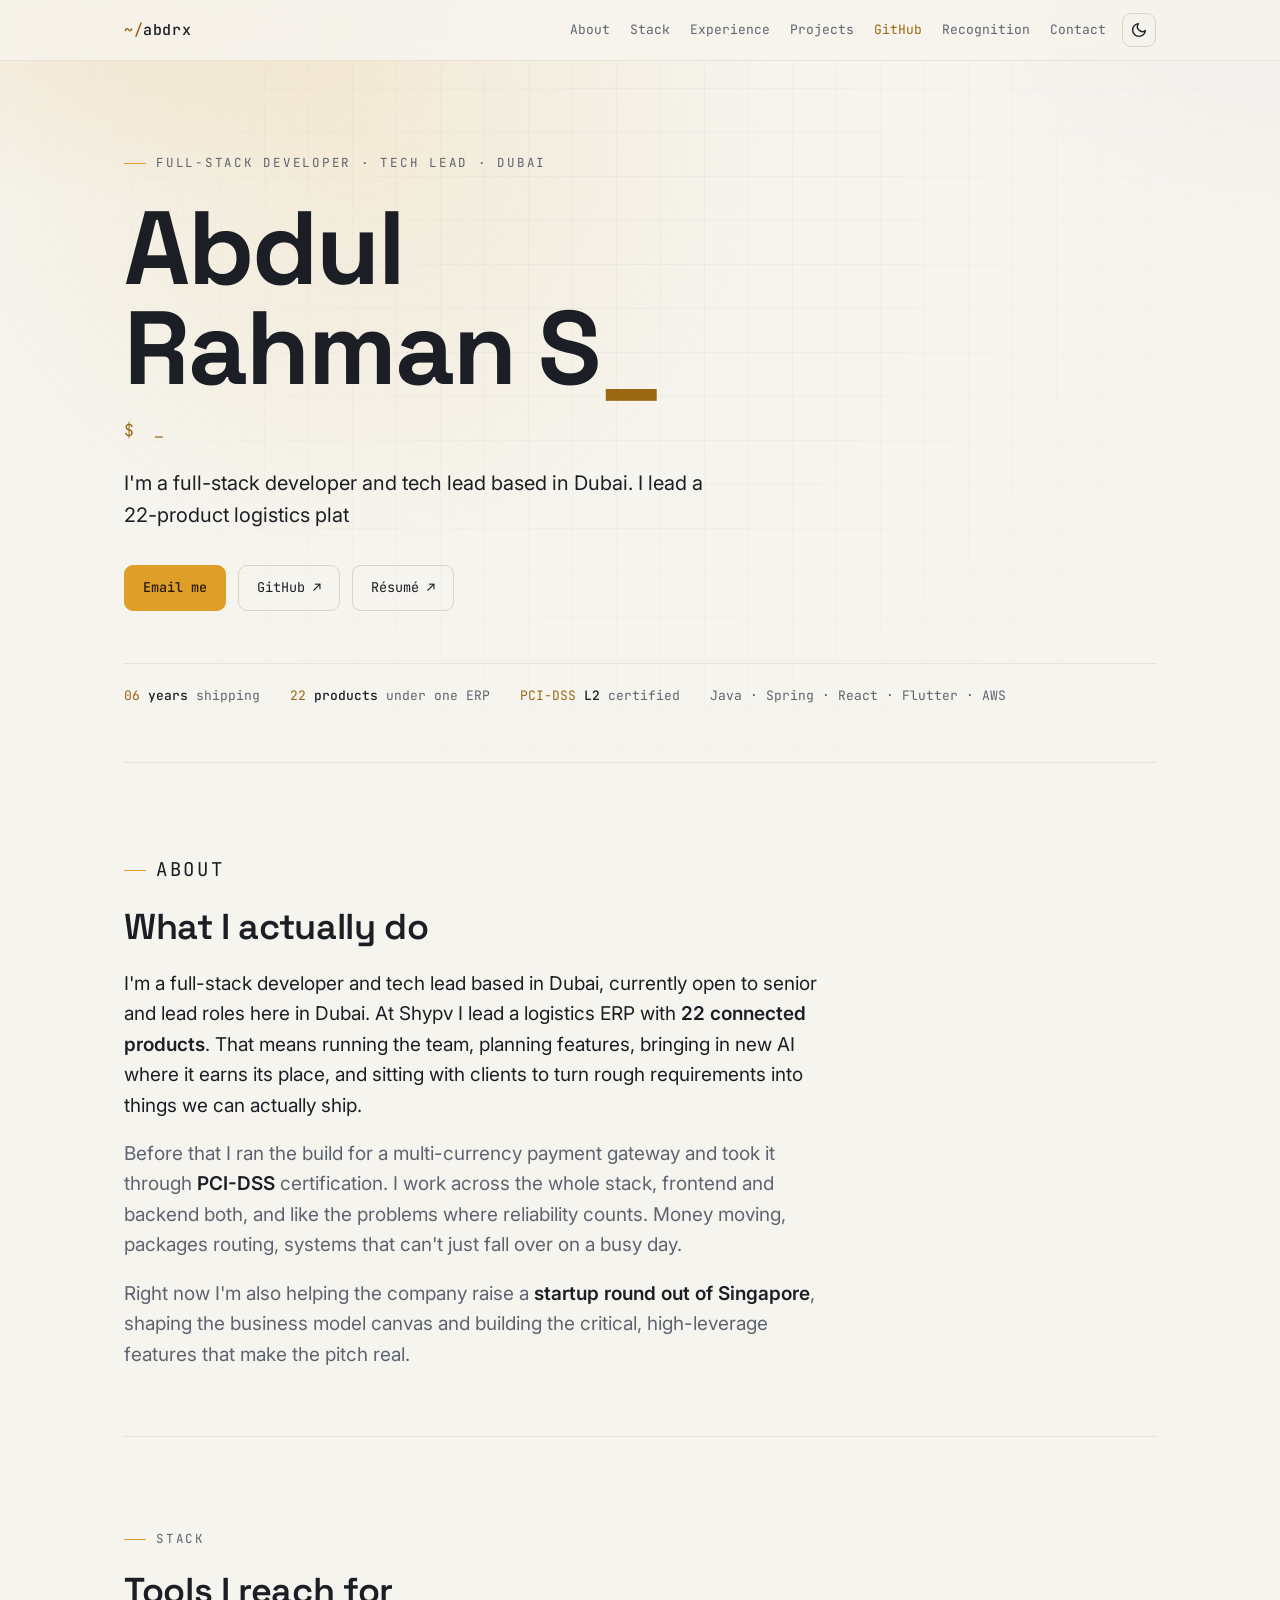
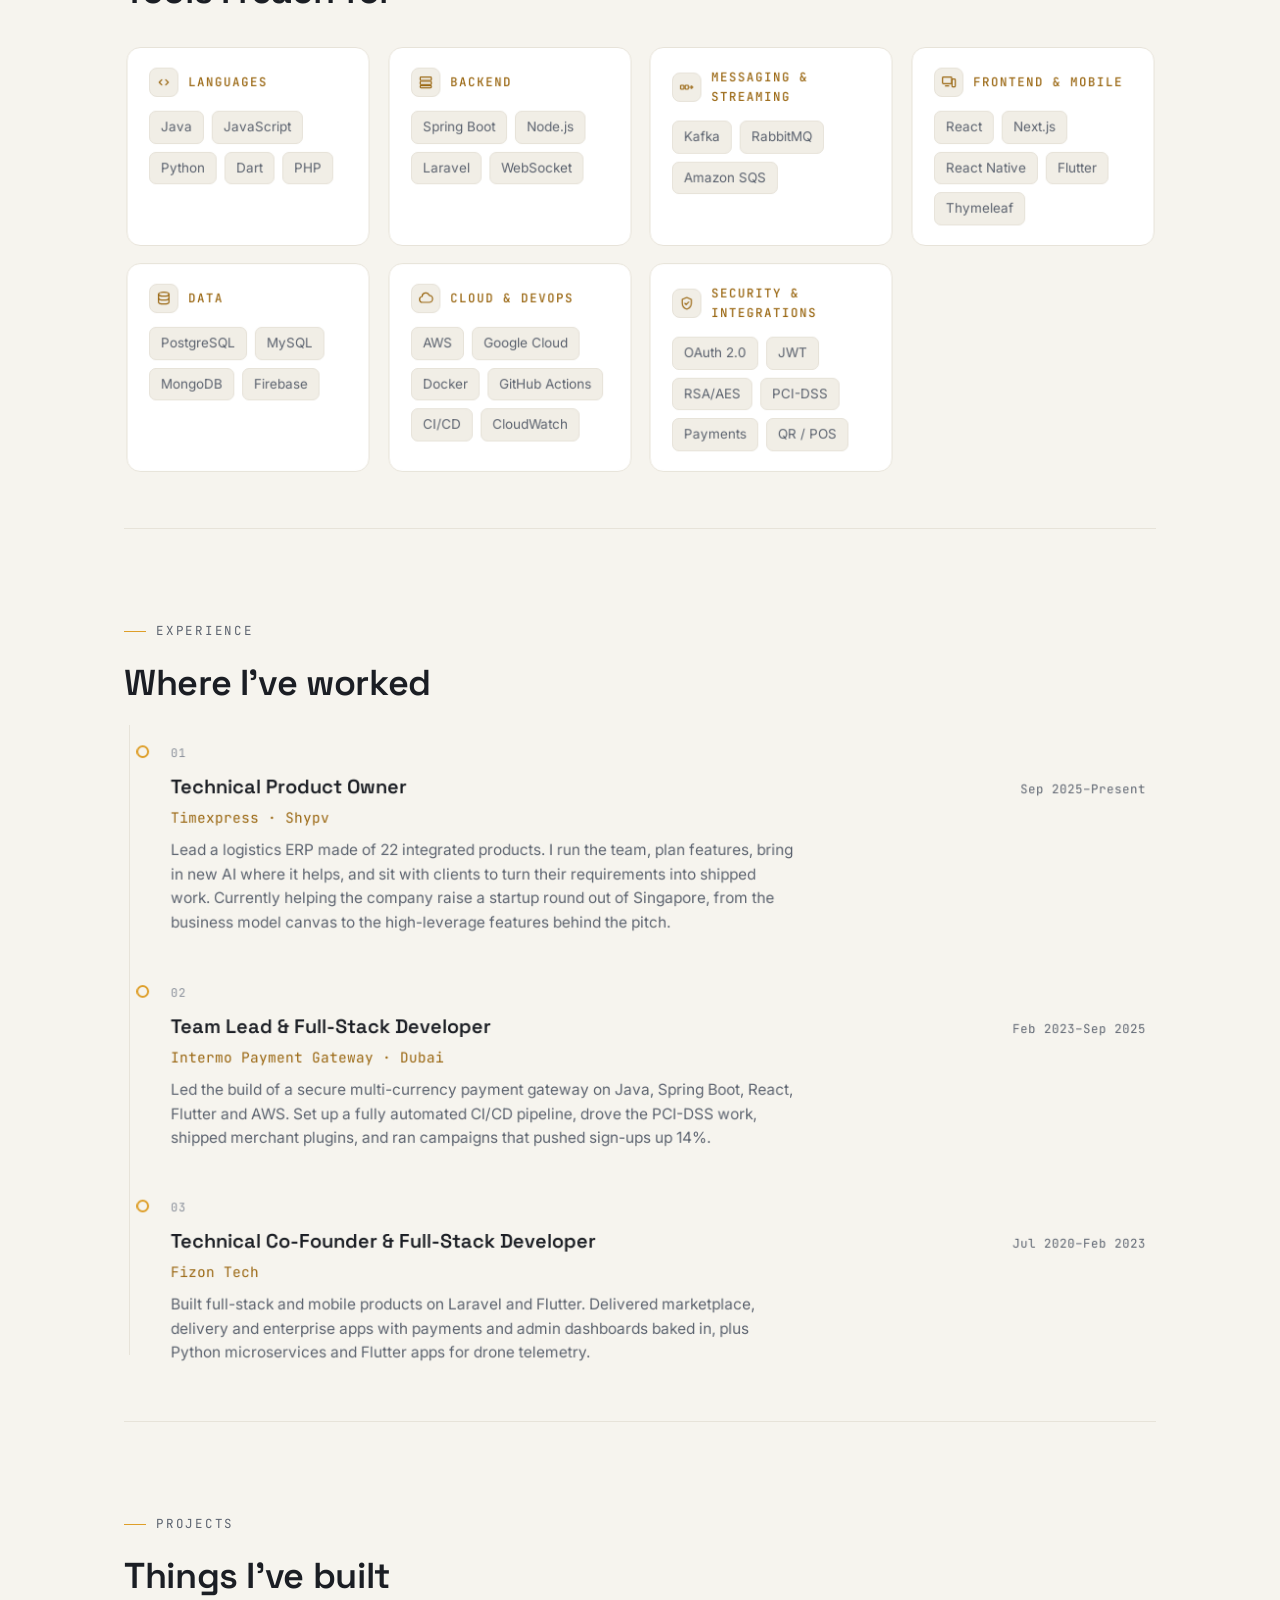
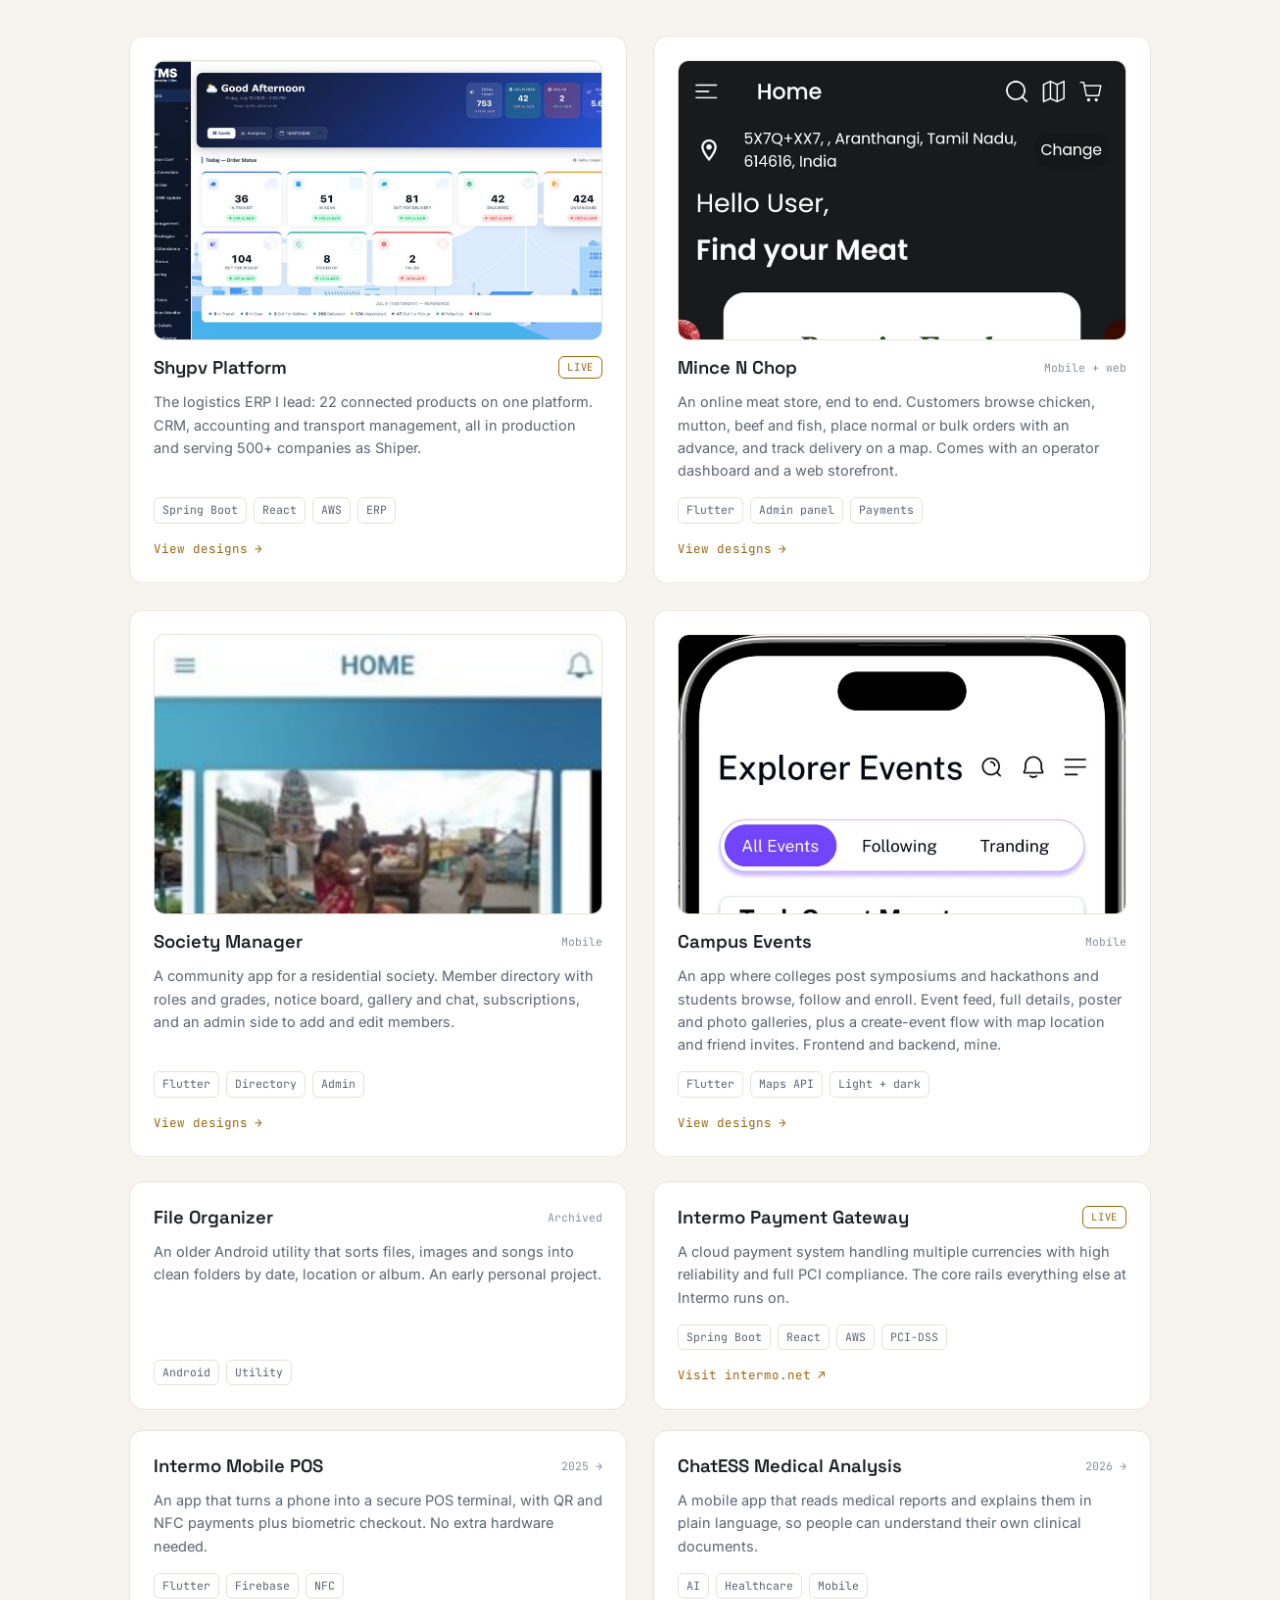
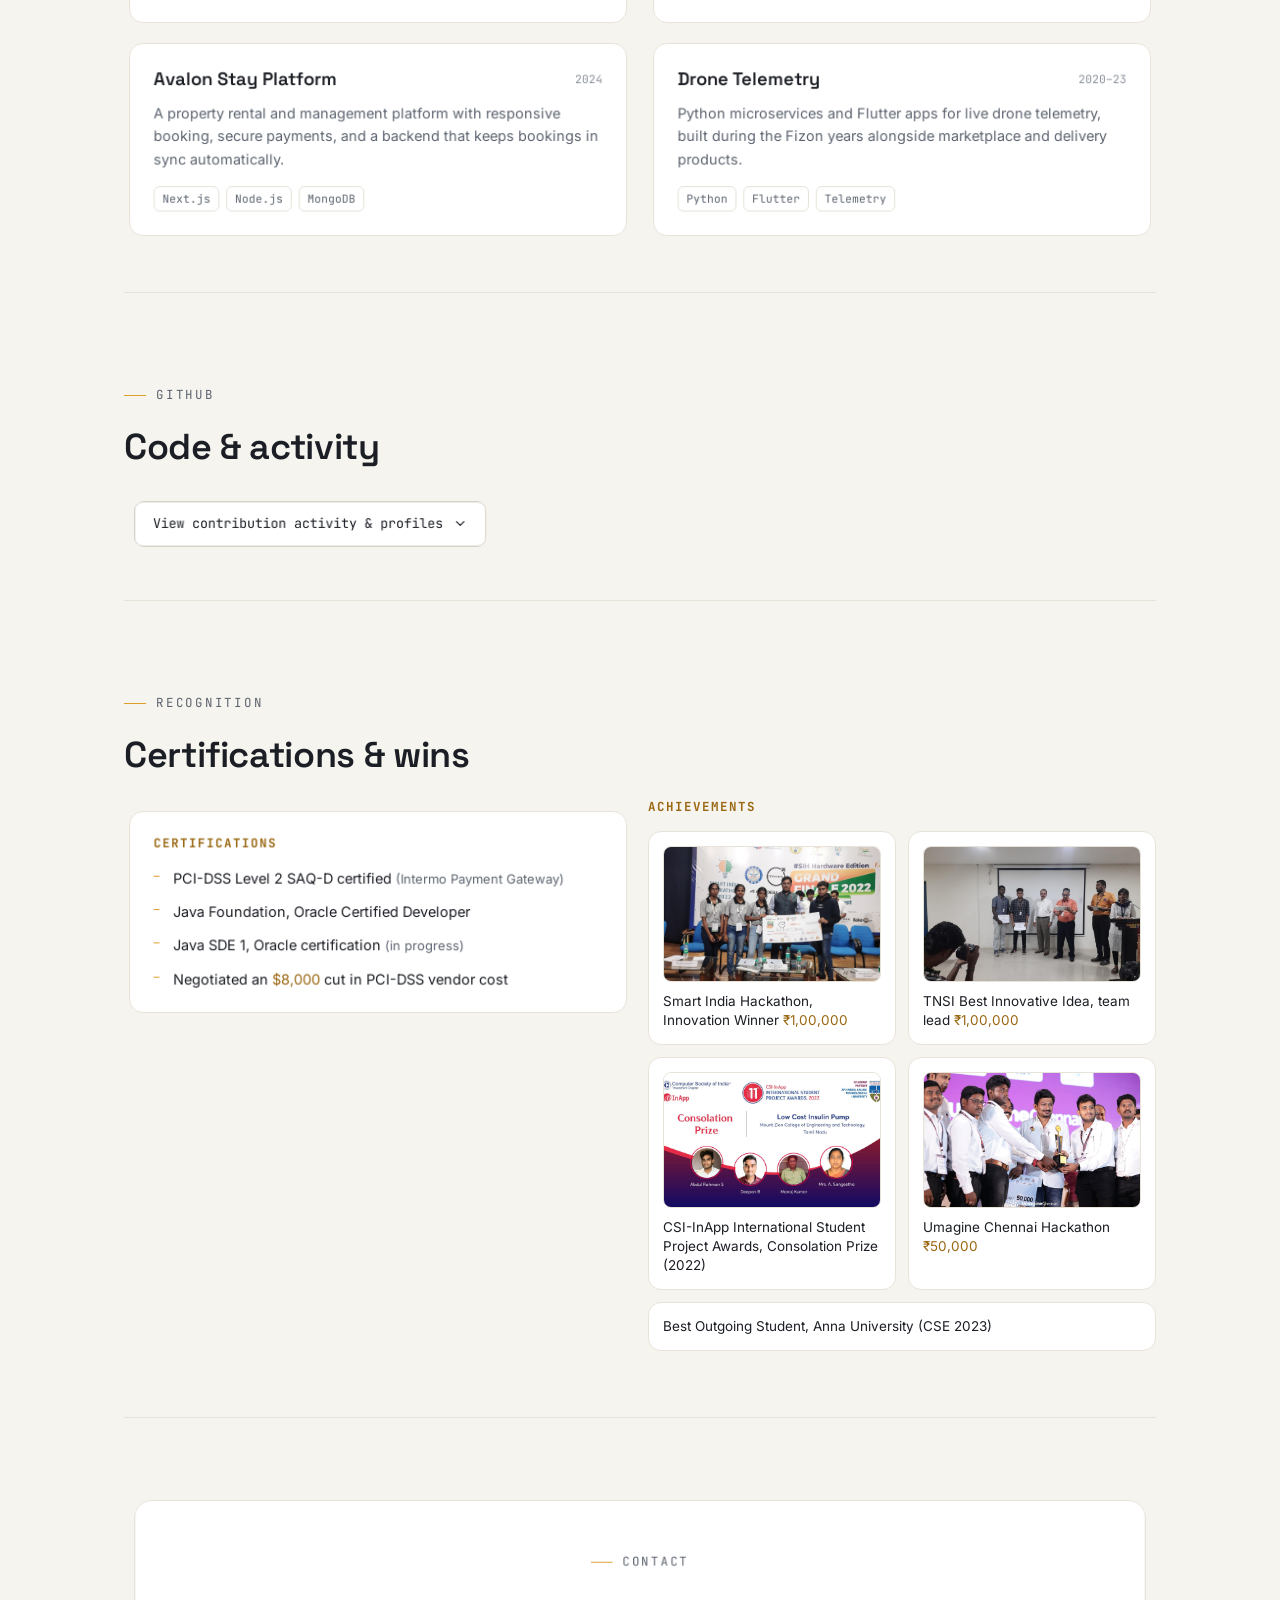
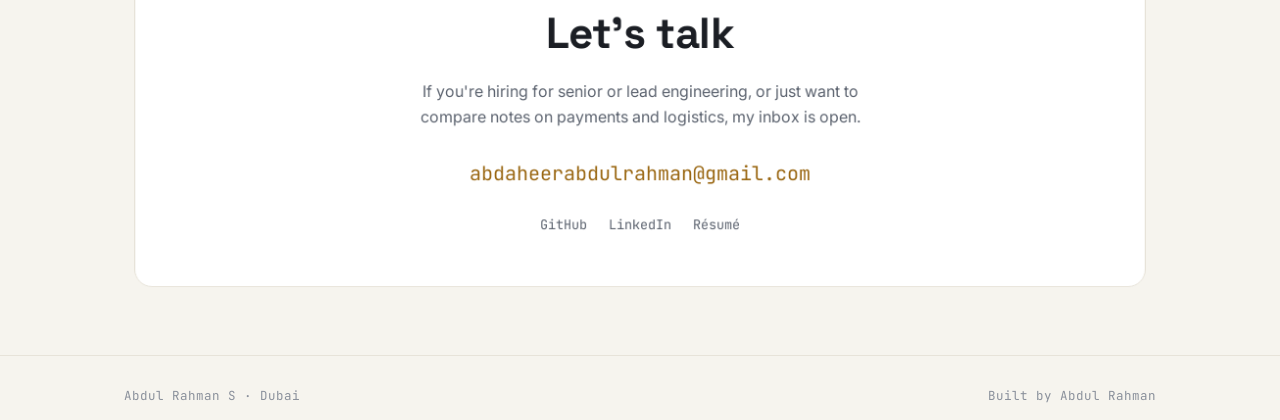
<file: index.html>
<!DOCTYPE html>
<html lang="en" data-theme="dark">
<head>
<meta charset="UTF-8">
<meta name="viewport" content="width=device-width, initial-scale=1.0">
<title>Abdul Rahman S | Full-Stack Developer & Tech Lead</title>
<meta name="description" content="Abdul Rahman S. Full-stack developer and tech lead in Dubai. Products across logistics and payments. Java, Spring Boot, React, Flutter, AWS.">
<link rel="canonical" href="https://abdulrahmanpro.online/">

<meta property="og:type" content="website">
<meta property="og:site_name" content="abdulrahmanpro.online">
<meta property="og:url" content="https://abdulrahmanpro.online/">
<meta property="og:title" content="Abdul Rahman S | Full-Stack Developer & Tech Lead">
<meta property="og:description" content="Full-stack developer and tech lead in Dubai. Products across logistics and payments. Java, Spring Boot, React, Flutter, AWS.">
<meta property="og:image" content="https://abdulrahmanpro.online/assets/og-image.jpg">
<meta property="og:image:width" content="1200">
<meta property="og:image:height" content="630">
<meta property="og:image:alt" content="Abdul Rahman S, full-stack developer and tech lead in Dubai">
<meta property="og:locale" content="en_US">

<meta name="twitter:card" content="summary_large_image">
<meta name="twitter:title" content="Abdul Rahman S | Full-Stack Developer & Tech Lead">
<meta name="twitter:description" content="Full-stack developer and tech lead in Dubai. Products across logistics and payments. Java, Spring Boot, React, Flutter, AWS.">
<meta name="twitter:image" content="https://abdulrahmanpro.online/assets/og-image.jpg">

<script>
  (function(){
    try{
      var t = localStorage.getItem('abdrx-theme');
      if(!t){ t = window.matchMedia('(prefers-color-scheme: light)').matches ? 'light' : 'dark'; }
      document.documentElement.setAttribute('data-theme', t);
    }catch(e){ document.documentElement.setAttribute('data-theme','dark'); }
  })();
</script>

<link rel="preconnect" href="https://fonts.googleapis.com">
<link rel="preconnect" href="https://fonts.gstatic.com" crossorigin>
<link href="https://fonts.googleapis.com/css2?family=Space+Grotesk:wght@500;600;700&family=Inter:wght@400;500;600&family=JetBrains+Mono:wght@400;500&display=swap" rel="stylesheet">
<link rel="stylesheet" href="assets/site.css?v=20260713b">

<style>
  /* hero */
  .hero{padding:92px 0 56px;position:relative}
  .hero .eyebrow{margin-bottom:26px}
  .hero h1{font-family:var(--display);font-weight:700;font-size:clamp(48px,9vw,104px);line-height:.96;letter-spacing:-.02em;margin-bottom:24px}
  .hero h1 .caret{color:var(--accent-text);animation:blink 1.15s step-end infinite}
  @keyframes blink{50%{opacity:0}}
  @media (prefers-reduced-motion:reduce){.hero h1 .caret{animation:none}}
  .hero-type{font-family:var(--mono);font-size:clamp(14px,2vw,16.5px);color:var(--muted);margin:-6px 0 24px;display:flex;align-items:baseline;gap:10px;min-height:1.4em}
  .hero-type .prompt{color:var(--accent-text)}
  .hero-type .type-text{color:var(--text)}
  .hero-type .type-caret{color:var(--accent-text);animation:blink 1.15s step-end infinite}
  @media (prefers-reduced-motion:reduce){.hero-type .type-caret{animation:none}}
  /* soft glow that gently tracks the pointer, desktop only (see site.js).
     Full-bleed to the viewport width (not just the .wrap column) via the
     100vw/-50vw breakout, since .hero itself sits inside the centered,
     max-width .wrap container. Height still matches .hero exactly since
     top/bottom stay 0 relative to it. */
  .hero-glow{position:absolute;top:0;bottom:0;left:50%;width:100vw;margin-left:-50vw;
    z-index:-1;pointer-events:none;opacity:.85;
    background:radial-gradient(600px 600px at var(--mx,28%) var(--my,10%), var(--glow1), transparent 70%);
    transition:opacity .5s ease}
  @media (prefers-reduced-motion:reduce),(pointer:coarse){.hero-glow{display:none}}
  .lead{font-size:clamp(17px,2.3vw,20px);color:var(--text);max-width:600px;margin-bottom:34px}
  .cta{display:flex;flex-wrap:wrap;gap:12px;margin-bottom:52px}
  .manifest{border-top:1px solid var(--line);padding-top:22px;display:flex;flex-wrap:wrap;gap:8px 30px;font-family:var(--mono);font-size:13px;color:var(--muted)}
  .manifest b{color:var(--text);font-weight:500}
  .manifest .k{color:var(--accent-text);font-variant-numeric:tabular-nums}

  /* about */
  .about p{font-size:clamp(17px,2.1vw,19px);max-width:720px;color:var(--text)}
  .about p + p{margin-top:18px;color:var(--muted)}
  .about b{color:var(--text);font-weight:600}

  /* stack */
  .stack{display:grid;grid-template-columns:repeat(auto-fit,minmax(220px,1fr));gap:14px}
  .cat{background:var(--panel);border:1px solid var(--line);border-radius:14px;padding:20px 22px;transition:border-color .18s ease}
  .cat:hover{border-color:var(--line-2)}
  .cat.tilting{will-change:transform}
  .cathead{display:flex;align-items:center;gap:10px;margin-bottom:14px}
  .cathead .icon{width:30px;height:30px;border-radius:8px;background:var(--tag-bg);border:1px solid var(--line);display:flex;align-items:center;justify-content:center;flex:0 0 auto;color:var(--accent-text)}
  .cathead .icon svg{width:16px;height:16px}
  .cat h3{font-family:var(--mono);font-weight:500;font-size:12.5px;letter-spacing:.08em;text-transform:uppercase;color:var(--accent-text)}
  .tags{display:flex;flex-wrap:wrap;gap:8px}
  .tag{font-size:13.5px;color:var(--muted);background:var(--tag-bg);border:1px solid var(--line);padding:5px 11px;border-radius:7px;transition:border-color .18s ease,color .18s ease}
  .tag:hover{color:var(--text);border-color:var(--accent)}

  /* experience */
  .timeline{position:relative;margin-left:6px;padding-left:1px}
  .timeline::before{content:"";position:absolute;left:-1px;top:0;bottom:0;width:1px;background:var(--line)}
  .timeline::after{content:"";position:absolute;left:-1px;top:0;width:1px;height:100%;
    background:var(--accent);transform:scaleY(var(--tl-progress,0));transform-origin:top;
    transition:transform .2s linear}
  @media (prefers-reduced-motion:reduce){.timeline::after{transition:none}}
  .job{position:relative;padding:0 0 40px 30px}
  .job:last-child{padding-bottom:0}
  .job::before{content:"";position:absolute;left:-5px;top:6px;width:9px;height:9px;border-radius:50%;background:var(--ink);border:2px solid var(--accent)}
  .job.in::before{animation:dotPulse .9s var(--ease-settled) .15s 1}
  @keyframes dotPulse{
    0%{box-shadow:0 0 0 0 color-mix(in srgb, var(--accent) 55%, transparent)}
    70%{box-shadow:0 0 0 10px transparent}
    100%{box-shadow:0 0 0 0 transparent}
  }
  @media (prefers-reduced-motion:reduce){.job.in::before{animation:none}}
  .job .idx{font-family:var(--mono);font-size:12px;color:var(--muted-2);letter-spacing:.1em}
  .job .top{display:flex;flex-wrap:wrap;justify-content:space-between;gap:6px;align-items:baseline;margin:6px 0 4px}
  .job h3{font-family:var(--display);font-weight:600;font-size:20px}
  .job .when{font-family:var(--mono);font-size:12.5px;color:var(--muted)}
  .job .org{color:var(--accent-text);font-size:14.5px;font-family:var(--mono);margin-bottom:10px}
  .job p{color:var(--muted);max-width:640px;font-size:15.5px}

  /* projects */
  .projects{display:grid;grid-template-columns:repeat(2,1fr);gap:16px}
  .card{background:var(--panel);border:1px solid var(--line);border-radius:14px;padding:24px;transition:border-color .2s ease;display:flex;flex-direction:column}
  .card:hover{border-color:var(--line-2)}
  .card.tilting{will-change:transform}
  /* the translateY below is the CSS fallback for reduced-motion, coarse-pointer
     and no-JS visitors. site.js's magnetic-tilt script sets an inline transform
     on pointermove for fine-pointer visitors, which intentionally shadows this
     rule while it's active — that's not a conflict to "clean up", it's the
     graceful-degradation path, so don't delete this as dead code. */
  @media (prefers-reduced-motion:no-preference){
    .card{transition:border-color .2s ease, transform .2s ease}
    .card:hover{transform:translateY(-3px)}
  }
  a.card{color:inherit}
  a.card:hover{border-color:var(--accent)}
  .card .row{display:flex;justify-content:space-between;align-items:flex-start;gap:12px;margin-bottom:12px}
  .card h3{font-family:var(--display);font-weight:600;font-size:18.5px;line-height:1.25}
  .card .yr{font-family:var(--mono);font-size:11.5px;color:var(--muted-2);white-space:nowrap;padding-top:3px}
  .card p{color:var(--muted);font-size:14.5px;margin-bottom:16px;flex:1}
  .card .stackline{display:flex;flex-wrap:wrap;gap:7px}
  .card .stackline span{font-family:var(--mono);font-size:11.5px;color:var(--muted);border:1px solid var(--line);border-radius:6px;padding:3px 8px}
  .viewdesigns{margin-top:16px;font-family:var(--mono);font-size:12.5px;color:var(--accent-text);display:inline-flex;align-items:center;gap:7px}
  @media (prefers-reduced-motion:no-preference){
    .viewdesigns .arw{transition:transform .2s ease}
    a.card:hover .viewdesigns .arw{transform:translateX(4px)}
  }

  /* recognition */
  .recog{display:grid;grid-template-columns:1fr 1fr;gap:16px;align-items:start}
  .rcol{background:var(--panel);border:1px solid var(--line);border-radius:14px;padding:22px 24px}
  .rcol h3{font-family:var(--mono);font-size:12.5px;letter-spacing:.08em;text-transform:uppercase;color:var(--accent-text);margin-bottom:14px}
  .rcol ul{list-style:none}
  .rcol li{position:relative;padding-left:20px;margin-bottom:11px;font-size:14.5px;color:var(--text)}
  .rcol li:last-child{margin-bottom:0}
  .rcol li::before{content:"";position:absolute;left:0;top:9px;width:6px;height:1px;background:var(--accent)}
  .rcol li .m{color:var(--muted);font-size:13px}
  .prize{color:var(--accent-text)}
  .ach-block h3{font-family:var(--mono);font-size:12.5px;letter-spacing:.08em;text-transform:uppercase;color:var(--accent-text);margin-bottom:14px}
  .ach-grid{display:grid;grid-template-columns:1fr 1fr;gap:12px}
  .ach-card{background:var(--panel);border:1px solid var(--line);border-radius:13px;padding:14px;display:flex;flex-direction:column;gap:10px;color:inherit;transition:border-color .18s ease}
  a.ach-card:hover{border-color:var(--accent)}
  .ach-card .ach-thumb{border-radius:8px;overflow:hidden;border:1px solid var(--line);aspect-ratio:16/10;background:var(--panel-2)}
  .ach-card .ach-thumb img{display:block;width:100%;height:100%;object-fit:cover}
  @media (prefers-reduced-motion:no-preference){
    .ach-card .ach-thumb img{transition:transform .5s cubic-bezier(.2,.7,.2,1)}
    a.ach-card:hover .ach-thumb img{transform:scale(1.06)}
  }
  .ach-card p{font-size:13.5px;color:var(--text);line-height:1.4}
  .ach-card.plain{grid-column:1 / -1;flex-direction:row;align-items:center;min-height:auto}
  .ach-card.plain p{margin:0}

  /* contact */
  .contact-inner{background:var(--panel);border:1px solid var(--line);border-radius:18px;padding:clamp(30px,5vw,52px);text-align:center}
  .contact-inner h2{font-family:var(--display);font-weight:700;font-size:clamp(28px,5vw,44px);letter-spacing:-.01em;margin:16px 0 12px}
  .contact-inner p{color:var(--muted);max-width:480px;margin:0 auto 28px}
  .contact-inner .eyebrow{justify-content:center}
  .maillink{font-family:var(--mono);font-size:clamp(15px,3vw,20px);color:var(--accent-text);border-bottom:1px solid transparent;transition:border-color .18s ease}
  .maillink:hover{border-color:var(--accent-text)}
  .social{display:flex;gap:22px;justify-content:center;margin-top:26px;font-family:var(--mono);font-size:13.5px;color:var(--muted)}
  .social a{transition:color .18s ease}
  .social a:hover{color:var(--accent-text)}

  @media (max-width:720px){
    .stack,.projects,.recog{grid-template-columns:1fr}
    .hero{padding:64px 0 44px}
    .job .top{flex-direction:column;gap:2px}
  }
</style>
</head>
<body>

<div class="scroll-progress" aria-hidden="true"><span class="bar"></span></div>

<div class="topbar">
  <div class="row">
    <span class="brand"><b>~/</b>abdrx</span>
    <div class="bar-right">
      <nav class="nav">
        <a href="#about">About</a>
        <a href="#stack">Stack</a>
        <a href="#work">Experience</a>
        <a href="#projects">Projects</a>
        <a href="#github" class="gh">GitHub</a>
        <a href="#recognition">Recognition</a>
        <a href="#contact">Contact</a>
      </nav>
      <button id="themeToggle" class="theme-toggle" type="button" aria-label="Toggle theme">
        <svg class="i-sun" viewBox="0 0 24 24" fill="none" stroke="currentColor" stroke-width="2" stroke-linecap="round"><circle cx="12" cy="12" r="4"/><path d="M12 2v2M12 20v2M4.9 4.9l1.4 1.4M17.7 17.7l1.4 1.4M2 12h2M20 12h2M4.9 19.1l1.4-1.4M17.7 6.3l1.4-1.4"/></svg>
        <svg class="i-moon" viewBox="0 0 24 24" fill="none" stroke="currentColor" stroke-width="2" stroke-linecap="round" stroke-linejoin="round"><path d="M21 12.8A9 9 0 1 1 11.2 3a7 7 0 0 0 9.8 9.8z"/></svg>
      </button>
      <button id="menuToggle" class="menu-toggle" type="button" aria-label="Open menu" aria-expanded="false" aria-controls="mobileMenu">
        <span class="menu-toggle-bars" aria-hidden="true"><span></span><span></span><span></span></span>
      </button>
    </div>
  </div>
  <div class="mobile-menu" id="mobileMenu" hidden>
    <nav class="mobile-nav" aria-label="Site sections">
      <a href="#about">About</a>
      <a href="#stack">Stack</a>
      <a href="#work">Experience</a>
      <a href="#projects">Projects</a>
      <a href="#github" class="gh">GitHub</a>
      <a href="#recognition">Recognition</a>
      <a href="#contact">Contact</a>
    </nav>
  </div>
</div>

<main class="wrap">

  <!-- HERO -->
  <section class="hero">
    <div class="hero-glow" aria-hidden="true"></div>
    <p class="eyebrow reveal">full-stack developer · tech lead · dubai</p>
    <h1 class="reveal"><span class="tline" id="heroL1">Abdul</span><br><span class="tline" id="heroL2">Rahman S</span><span class="caret">_</span></h1>
    <p class="hero-type reveal"><span class="prompt">$</span> <span class="type-text" id="heroType"></span><span class="type-caret">_</span></p>
    <p class="lead reveal" id="heroLead">I'm a full-stack developer and tech lead based in Dubai. I lead a 22-product logistics platform at Shypv, and before that I built a payment gateway from scratch and got it PCI-DSS certified.</p>
    <div class="cta reveal">
      <a class="btn primary" href="mailto:abdaheerabdulrahman@gmail.com">Email me</a>
      <a class="btn" href="https://github.com/abdrx" target="_blank" rel="noopener">GitHub ↗</a>
      <a class="btn" href="./Abdul_Rahman_Resume.pdf" target="_blank" rel="noopener">Résumé ↗</a>
    </div>
    <div class="manifest reveal">
      <span><span class="k">06</span> <b>years</b> shipping</span>
      <span><span class="k">22</span> <b>products</b> under one ERP</span>
      <span><span class="k">PCI-DSS</span> <b>L2</b> certified</span>
      <span>Java · Spring · React · Flutter · AWS</span>
    </div>
  </section>

  <!-- ABOUT -->
  <section class="block about" id="about">
    <div class="head reveal"><p class="eyebrow">about</p><h2>What I actually do</h2></div>
    <p class="reveal">
      I'm a full-stack developer and tech lead based in Dubai, currently open to senior and lead roles here in Dubai. At Shypv I lead a logistics ERP with <b>22 connected products</b>. That means running the team, planning features, bringing in new AI where it earns its place, and sitting with clients to turn rough requirements into things we can actually ship.
    </p>
    <p class="reveal">
      Before that I ran the build for a multi-currency payment gateway and took it through <b>PCI-DSS</b> certification. I work across the whole stack, frontend and backend both, and like the problems where reliability counts. Money moving, packages routing, systems that can't just fall over on a busy day.
    </p>
    <p class="reveal">
      Right now I'm also helping the company raise a <b>startup round out of Singapore</b>, shaping the business model canvas and building the critical, high-leverage features that make the pitch real.
    </p>
  </section>

  <!-- STACK -->
  <section class="block" id="stack">
    <div class="head reveal"><p class="eyebrow">stack</p><h2>Tools I reach for</h2></div>
    <div class="stack">
      <div class="cat reveal">
        <div class="cathead"><span class="icon"><svg viewBox="0 0 24 24" width="16" height="16" fill="none" stroke="currentColor" stroke-width="1.8" stroke-linecap="round" stroke-linejoin="round"><path d="M9 8l-4 4 4 4M15 8l4 4-4 4"/></svg></span><h3>Languages</h3></div>
        <div class="tags"><span class="tag">Java</span><span class="tag">JavaScript</span><span class="tag">Python</span><span class="tag">Dart</span><span class="tag">PHP</span></div>
      </div>
      <div class="cat reveal">
        <div class="cathead"><span class="icon"><svg viewBox="0 0 24 24" width="16" height="16" fill="none" stroke="currentColor" stroke-width="1.8" stroke-linecap="round" stroke-linejoin="round"><rect x="3.5" y="4" width="17" height="5" rx="1.3"/><rect x="3.5" y="10.5" width="17" height="5" rx="1.3"/><rect x="3.5" y="17" width="17" height="3.5" rx="1.3"/></svg></span><h3>Backend</h3></div>
        <div class="tags"><span class="tag">Spring Boot</span><span class="tag">Node.js</span><span class="tag">Laravel</span><span class="tag">WebSocket</span></div>
      </div>
      <div class="cat reveal">
        <div class="cathead"><span class="icon"><svg viewBox="0 0 24 24" width="16" height="16" fill="none" stroke="currentColor" stroke-width="1.8" stroke-linecap="round" stroke-linejoin="round"><rect x="2.5" y="9" width="5" height="6" rx="1.2"/><rect x="9.5" y="9" width="5" height="6" rx="1.2"/><path d="M16.5 12h4M19 10l2 2-2 2"/></svg></span><h3>Messaging & Streaming</h3></div>
        <div class="tags"><span class="tag">Kafka</span><span class="tag">RabbitMQ</span><span class="tag">Amazon SQS</span></div>
      </div>
      <div class="cat reveal">
        <div class="cathead"><span class="icon"><svg viewBox="0 0 24 24" width="16" height="16" fill="none" stroke="currentColor" stroke-width="1.8" stroke-linecap="round" stroke-linejoin="round"><rect x="2.5" y="4" width="14" height="10" rx="1.3"/><path d="M7 17.5h5"/><rect x="17" y="7" width="5" height="12" rx="1.3"/></svg></span><h3>Frontend & Mobile</h3></div>
        <div class="tags"><span class="tag">React</span><span class="tag">Next.js</span><span class="tag">React Native</span><span class="tag">Flutter</span><span class="tag">Thymeleaf</span></div>
      </div>
      <div class="cat reveal">
        <div class="cathead"><span class="icon"><svg viewBox="0 0 24 24" width="16" height="16" fill="none" stroke="currentColor" stroke-width="1.8" stroke-linecap="round" stroke-linejoin="round"><ellipse cx="12" cy="5.5" rx="8" ry="3"/><path d="M4 5.5v6c0 1.66 3.58 3 8 3s8-1.34 8-3v-6"/><path d="M4 11.5v6c0 1.66 3.58 3 8 3s8-1.34 8-3v-6"/></svg></span><h3>Data</h3></div>
        <div class="tags"><span class="tag">PostgreSQL</span><span class="tag">MySQL</span><span class="tag">MongoDB</span><span class="tag">Firebase</span></div>
      </div>
      <div class="cat reveal">
        <div class="cathead"><span class="icon"><svg viewBox="0 0 24 24" width="16" height="16" fill="none" stroke="currentColor" stroke-width="1.8" stroke-linecap="round" stroke-linejoin="round"><path d="M7 18a4.5 4.5 0 0 1-.5-8.97A5.5 5.5 0 0 1 17.2 7.3 4 4 0 0 1 17 18H7z"/></svg></span><h3>Cloud & DevOps</h3></div>
        <div class="tags"><span class="tag">AWS</span><span class="tag">Google Cloud</span><span class="tag">Docker</span><span class="tag">GitHub Actions</span><span class="tag">CI/CD</span><span class="tag">CloudWatch</span></div>
      </div>
      <div class="cat reveal">
        <div class="cathead"><span class="icon"><svg viewBox="0 0 24 24" width="16" height="16" fill="none" stroke="currentColor" stroke-width="1.8" stroke-linecap="round" stroke-linejoin="round"><path d="M12 3l7 3v6c0 4.5-3 7.5-7 9-4-1.5-7-4.5-7-9V6l7-3z"/><path d="M9 12l2 2 4-4"/></svg></span><h3>Security & Integrations</h3></div>
        <div class="tags"><span class="tag">OAuth 2.0</span><span class="tag">JWT</span><span class="tag">RSA/AES</span><span class="tag">PCI-DSS</span><span class="tag">Payments</span><span class="tag">QR / POS</span></div>
      </div>
    </div>
  </section>

  <!-- EXPERIENCE -->
  <section class="block" id="work">
    <div class="head reveal"><p class="eyebrow">experience</p><h2>Where I've worked</h2></div>
    <div class="timeline">
      <div class="job reveal">
        <span class="idx">01</span>
        <div class="top"><h3>Technical Product Owner</h3><span class="when">Sep 2025–Present</span></div>
        <div class="org">Timexpress · Shypv</div>
        <p>Lead a logistics ERP made of 22 integrated products. I run the team, plan features, bring in new AI where it helps, and sit with clients to turn their requirements into shipped work. Currently helping the company raise a startup round out of Singapore, from the business model canvas to the high-leverage features behind the pitch.</p>
      </div>
      <div class="job reveal">
        <span class="idx">02</span>
        <div class="top"><h3>Team Lead & Full-Stack Developer</h3><span class="when">Feb 2023–Sep 2025</span></div>
        <div class="org">Intermo Payment Gateway · Dubai</div>
        <p>Led the build of a secure multi-currency payment gateway on Java, Spring Boot, React, Flutter and AWS. Set up a fully automated CI/CD pipeline, drove the PCI-DSS work, shipped merchant plugins, and ran campaigns that pushed sign-ups up 14%.</p>
      </div>
      <div class="job reveal">
        <span class="idx">03</span>
        <div class="top"><h3>Technical Co-Founder & Full-Stack Developer</h3><span class="when">Jul 2020–Feb 2023</span></div>
        <div class="org">Fizon Tech</div>
        <p>Built full-stack and mobile products on Laravel and Flutter. Delivered marketplace, delivery and enterprise apps with payments and admin dashboards baked in, plus Python microservices and Flutter apps for drone telemetry.</p>
      </div>
    </div>
  </section>

  <!-- PROJECTS -->
  <section class="block" id="projects">
    <div class="head reveal"><p class="eyebrow">projects</p><h2>Things I've built</h2></div>
    <div class="projects">

      <a class="card reveal" href="projects/shypv-platform.html">
        <div class="thumbwrap"><img src="assets/thumb-shypv.jpg" alt="Shypv platform dashboard"></div>
        <div class="toprow"><h3>Shypv Platform</h3><span class="badge">Live</span></div>
        <p>The logistics ERP I lead: 22 connected products on one platform. CRM, accounting and transport management, all in production and serving 500+ companies as Shiper.</p>
        <div class="stackline"><span>Spring Boot</span><span>React</span><span>AWS</span><span>ERP</span></div>
        <span class="viewdesigns">View designs <span class="arw">→</span></span>
      </a>

      <a class="card reveal" href="projects/mince-n-chop.html">
        <div class="thumbwrap"><img src="assets/thumb-mince.jpg" alt="Mince N Chop app"></div>
        <div class="row"><h3>Mince N Chop</h3><span class="yr">Mobile + web</span></div>
        <p>An online meat store, end to end. Customers browse chicken, mutton, beef and fish, place normal or bulk orders with an advance, and track delivery on a map. Comes with an operator dashboard and a web storefront.</p>
        <div class="stackline"><span>Flutter</span><span>Admin panel</span><span>Payments</span></div>
        <span class="viewdesigns">View designs <span class="arw">→</span></span>
      </a>

      <a class="card reveal" href="projects/society-app.html">
        <div class="thumbwrap"><img src="assets/thumb-society.jpg" alt="Society Manager app"></div>
        <div class="row"><h3>Society Manager</h3><span class="yr">Mobile</span></div>
        <p>A community app for a residential society. Member directory with roles and grades, notice board, gallery and chat, subscriptions, and an admin side to add and edit members.</p>
        <div class="stackline"><span>Flutter</span><span>Directory</span><span>Admin</span></div>
        <span class="viewdesigns">View designs <span class="arw">→</span></span>
      </a>

      <a class="card reveal" href="projects/campus-events.html">
        <div class="thumbwrap"><img src="assets/thumb-campus.jpg" alt="Campus Events app"></div>
        <div class="row"><h3>Campus Events</h3><span class="yr">Mobile</span></div>
        <p>An app where colleges post symposiums and hackathons and students browse, follow and enroll. Event feed, full details, poster and photo galleries, plus a create-event flow with map location and friend invites. Frontend and backend, mine.</p>
        <div class="stackline"><span>Flutter</span><span>Maps API</span><span>Light + dark</span></div>
        <span class="viewdesigns">View designs <span class="arw">→</span></span>
      </a>

      <div class="card reveal">
        <div class="row"><h3>File Organizer</h3><span class="yr">Archived</span></div>
        <p>An older Android utility that sorts files, images and songs into clean folders by date, location or album. An early personal project.</p>
        <div class="stackline"><span>Android</span><span>Utility</span></div>
      </div>

      <a class="card reveal" href="https://intermo.net/" target="_blank" rel="noopener">
        <div class="toprow"><h3>Intermo Payment Gateway</h3><span class="badge">Live</span></div>
        <p>A cloud payment system handling multiple currencies with high reliability and full PCI compliance. The core rails everything else at Intermo runs on.</p>
        <div class="stackline"><span>Spring Boot</span><span>React</span><span>AWS</span><span>PCI-DSS</span></div>
        <span class="viewdesigns">Visit intermo.net <span class="arw">↗</span></span>
      </a>

      <div class="card reveal">
        <div class="row"><h3>Intermo Mobile POS</h3><span class="yr">2025 →</span></div>
        <p>An app that turns a phone into a secure POS terminal, with QR and NFC payments plus biometric checkout. No extra hardware needed.</p>
        <div class="stackline"><span>Flutter</span><span>Firebase</span><span>NFC</span></div>
      </div>

      <div class="card reveal">
        <div class="row"><h3>ChatESS Medical Analysis</h3><span class="yr">2026 →</span></div>
        <p>A mobile app that reads medical reports and explains them in plain language, so people can understand their own clinical documents.</p>
        <div class="stackline"><span>AI</span><span>Healthcare</span><span>Mobile</span></div>
      </div>

      <div class="card reveal">
        <div class="row"><h3>Avalon Stay Platform</h3><span class="yr">2024</span></div>
        <p>A property rental and management platform with responsive booking, secure payments, and a backend that keeps bookings in sync automatically.</p>
        <div class="stackline"><span>Next.js</span><span>Node.js</span><span>MongoDB</span></div>
      </div>

      <div class="card reveal">
        <div class="row"><h3>Drone Telemetry</h3><span class="yr">2020–23</span></div>
        <p>Python microservices and Flutter apps for live drone telemetry, built during the Fizon years alongside marketplace and delivery products.</p>
        <div class="stackline"><span>Python</span><span>Flutter</span><span>Telemetry</span></div>
      </div>

    </div>
  </section>

  <!-- GITHUB -->
  <section class="block" id="github">
    <div class="head reveal"><p class="eyebrow">github</p><h2>Code &amp; activity</h2></div>
    <details class="gh-details reveal">
      <summary class="gh-summary">
        <span>View contribution activity &amp; profiles</span>
        <svg class="chev" viewBox="0 0 24 24" width="15" height="15" fill="none" stroke="currentColor" stroke-width="2" stroke-linecap="round" stroke-linejoin="round"><path d="M6 9l6 6 6-6"/></svg>
      </summary>
      <div class="gh-wrap">
      <div class="gh-feed">
        <div class="lbl"><span class="dot" style="background:var(--accent)"></span>recent activity · @abdrx + @abdrx2025 + @intermo combined</div>
        <p class="gh-feed-status" id="ghFeedStatus">Loading recent activity…</p>
        <ul class="gh-feed-list" id="ghFeedList" hidden></ul>
      </div>
      <div class="gh-handles">
        <a class="gh-handle" href="https://github.com/abdrx" target="_blank" rel="noopener">
          <span class="h"><svg viewBox="0 0 16 16" fill="currentColor"><path d="M8 0C3.58 0 0 3.58 0 8c0 3.54 2.29 6.53 5.47 7.59.4.07.55-.17.55-.38 0-.19-.01-.82-.01-1.49-2.01.37-2.53-.49-2.69-.94-.09-.23-.48-.94-.82-1.13-.28-.15-.68-.52-.01-.53.63-.01 1.08.58 1.23.82.72 1.21 1.87.87 2.33.66.07-.52.28-.87.51-1.07-1.78-.2-3.64-.89-3.64-3.95 0-.87.31-1.59.82-2.15-.08-.2-.36-1.02.08-2.12 0 0 .67-.21 2.2.82.64-.18 1.32-.27 2-.27.68 0 1.36.09 2 .27 1.53-1.04 2.2-.82 2.2-.82.44 1.1.16 1.92.08 2.12.51.56.82 1.27.82 2.15 0 3.07-1.87 3.75-3.65 3.95.29.25.54.73.54 1.48 0 1.07-.01 1.93-.01 2.2 0 .21.15.46.55.38A8.01 8.01 0 0016 8c0-4.42-3.58-8-8-8z"/></svg><span class="name">@abdrx</span></span>
          <span class="go">primary ↗</span>
        </a>
        <a class="gh-handle" href="https://github.com/abdrx2025" target="_blank" rel="noopener">
          <span class="h"><svg viewBox="0 0 16 16" fill="currentColor"><path d="M8 0C3.58 0 0 3.58 0 8c0 3.54 2.29 6.53 5.47 7.59.4.07.55-.17.55-.38 0-.19-.01-.82-.01-1.49-2.01.37-2.53-.49-2.69-.94-.09-.23-.48-.94-.82-1.13-.28-.15-.68-.52-.01-.53.63-.01 1.08.58 1.23.82.72 1.21 1.87.87 2.33.66.07-.52.28-.87.51-1.07-1.78-.2-3.64-.89-3.64-3.95 0-.87.31-1.59.82-2.15-.08-.2-.36-1.02.08-2.12 0 0 .67-.21 2.2.82.64-.18 1.32-.27 2-.27.68 0 1.36.09 2 .27 1.53-1.04 2.2-.82 2.2-.82.44 1.1.16 1.92.08 2.12.51.56.82 1.27.82 2.15 0 3.07-1.87 3.75-3.65 3.95.29.25.54.73.54 1.48 0 1.07-.01 1.93-.01 2.2 0 .21.15.46.55.38A8.01 8.01 0 0016 8c0-4.42-3.58-8-8-8z"/></svg><span class="name">@abdrx2025</span></span>
          <span class="go">↗</span>
        </a>
        <a class="gh-handle" href="https://github.com/intermo" target="_blank" rel="noopener">
          <span class="h"><svg viewBox="0 0 16 16" fill="currentColor"><path d="M8 0C3.58 0 0 3.58 0 8c0 3.54 2.29 6.53 5.47 7.59.4.07.55-.17.55-.38 0-.19-.01-.82-.01-1.49-2.01.37-2.53-.49-2.69-.94-.09-.23-.48-.94-.82-1.13-.28-.15-.68-.52-.01-.53.63-.01 1.08.58 1.23.82.72 1.21 1.87.87 2.33.66.07-.52.28-.87.51-1.07-1.78-.2-3.64-.89-3.64-3.95 0-.87.31-1.59.82-2.15-.08-.2-.36-1.02.08-2.12 0 0 .67-.21 2.2.82.64-.18 1.32-.27 2-.27.68 0 1.36.09 2 .27 1.53-1.04 2.2-.82 2.2-.82.44 1.1.16 1.92.08 2.12.51.56.82 1.27.82 2.15 0 3.07-1.87 3.75-3.65 3.95.29.25.54.73.54 1.48 0 1.07-.01 1.93-.01 2.2 0 .21.15.46.55.38A8.01 8.01 0 0016 8c0-4.42-3.58-8-8-8z"/></svg><span class="name">@intermo</span></span>
          <span class="go">↗</span>
        </a>
      </div>
      </div>
    </details>
  </section>

  <!-- RECOGNITION -->
  <section class="block" id="recognition">
    <div class="head reveal"><p class="eyebrow">recognition</p><h2>Certifications & wins</h2></div>
    <div class="recog">
      <div class="rcol reveal">
        <h3>Certifications</h3>
        <ul>
          <li>PCI-DSS Level 2 SAQ-D certified <span class="m">(Intermo Payment Gateway)</span></li>
          <li>Java Foundation, Oracle Certified Developer</li>
          <li>Java SDE 1, Oracle certification <span class="m">(in progress)</span></li>
          <li>Negotiated an <span class="prize">$8,000</span> cut in PCI-DSS vendor cost</li>
        </ul>
      </div>
      <div class="ach-block reveal">
        <h3>Achievements</h3>
        <div class="ach-grid">
          <a class="ach-card" href="assets/award-sih.jpg" target="_blank" rel="noopener" aria-label="View photo: Smart India Hackathon 2022 winner's cheque">
            <div class="ach-thumb"><img src="assets/award-sih.jpg" alt="Team holding the Smart India Hackathon 2022 winner's cheque for ₹1,00,000" loading="lazy"></div>
            <p>Smart India Hackathon, Innovation Winner <span class="prize">₹1,00,000</span></p>
          </a>
          <a class="ach-card" href="assets/award-tnsi.jpg" target="_blank" rel="noopener" aria-label="View photo: TNSI award ceremony">
            <div class="ach-thumb"><img src="assets/award-tnsi.jpg" alt="Certificate presentation for the TNSI Best Innovative Idea award" loading="lazy"></div>
            <p>TNSI Best Innovative Idea, team lead <span class="prize">₹1,00,000</span></p>
          </a>
          <a class="ach-card" href="assets/award-csi.jpg" target="_blank" rel="noopener" aria-label="View photo: CSI-InApp award graphic">
            <div class="ach-thumb"><img src="assets/award-csi.jpg" alt="CSI-InApp International Student Project Awards 2022 Consolation Prize graphic" loading="lazy"></div>
            <p>CSI-InApp International Student Project Awards, Consolation Prize <span class="m">(2022)</span></p>
          </a>
          <a class="ach-card" href="assets/award-umagine.jpg" target="_blank" rel="noopener" aria-label="View photo: Umagine Chennai trophy">
            <div class="ach-thumb"><img src="assets/award-umagine.jpg" alt="Receiving the Umagine Chennai hackathon trophy and cheque for ₹50,000" loading="lazy"></div>
            <p>Umagine Chennai Hackathon <span class="prize">₹50,000</span></p>
          </a>
          <div class="ach-card plain">
            <p>Best Outgoing Student, Anna University <span class="m">(CSE 2023)</span></p>
          </div>
        </div>
      </div>
    </div>
  </section>

  <!-- CONTACT -->
  <section class="block" id="contact">
    <div class="contact-inner reveal">
      <p class="eyebrow">contact</p>
      <h2>Let's talk</h2>
      <p>If you're hiring for senior or lead engineering, or just want to compare notes on payments and logistics, my inbox is open.</p>
      <a class="maillink" href="mailto:abdaheerabdulrahman@gmail.com">abdaheerabdulrahman@gmail.com</a>
      <div class="social">
        <a href="https://github.com/abdrx" target="_blank" rel="noopener">GitHub</a>
        <a href="https://www.linkedin.com/in/abdrx" target="_blank" rel="noopener">LinkedIn</a>
        <a href="./Abdul_Rahman_Resume.pdf" target="_blank" rel="noopener">Résumé</a>
      </div>
    </div>
  </section>

</main>

<footer>
  <div class="wrap row">
    <span>Abdul Rahman S · Dubai</span>
    <span>Built by Abdul Rahman</span>
  </div>
</footer>

<script src="assets/site.js?v=20260713b" defer></script>
</body>
</html>
</file>
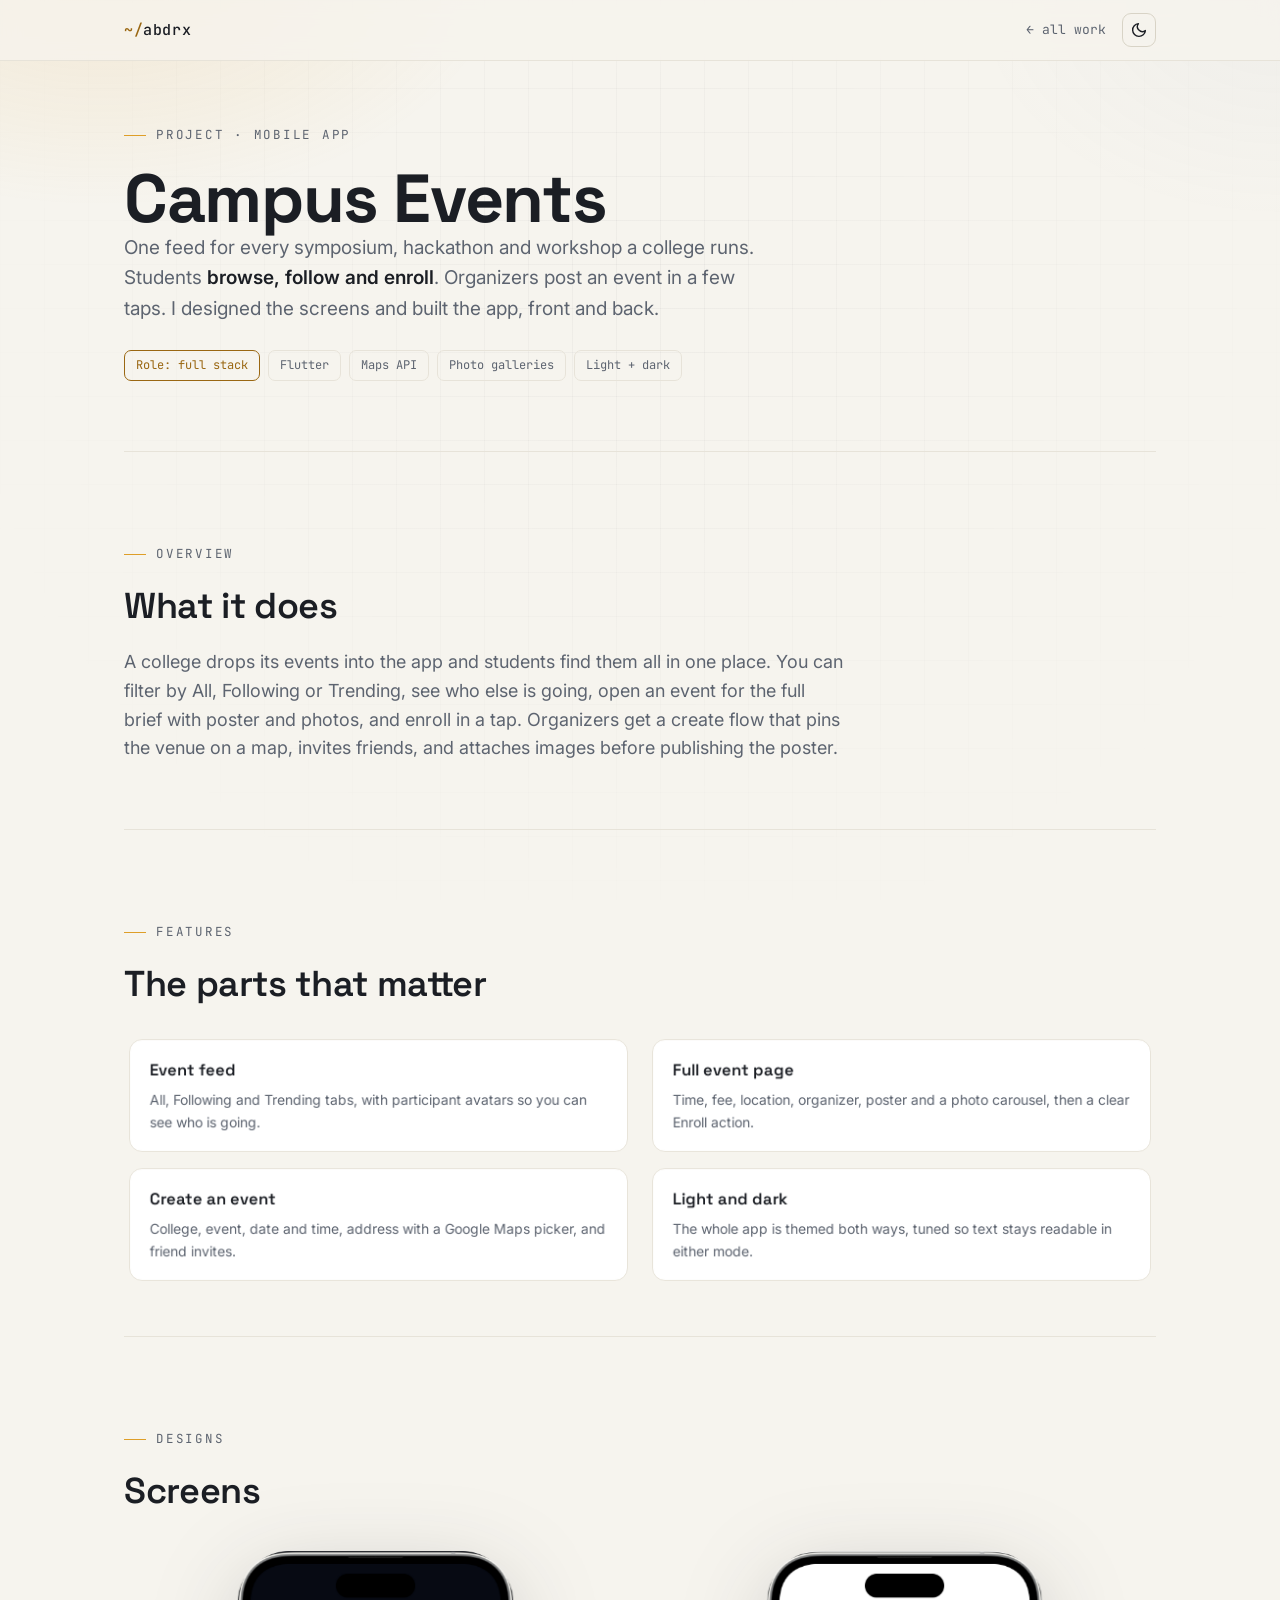
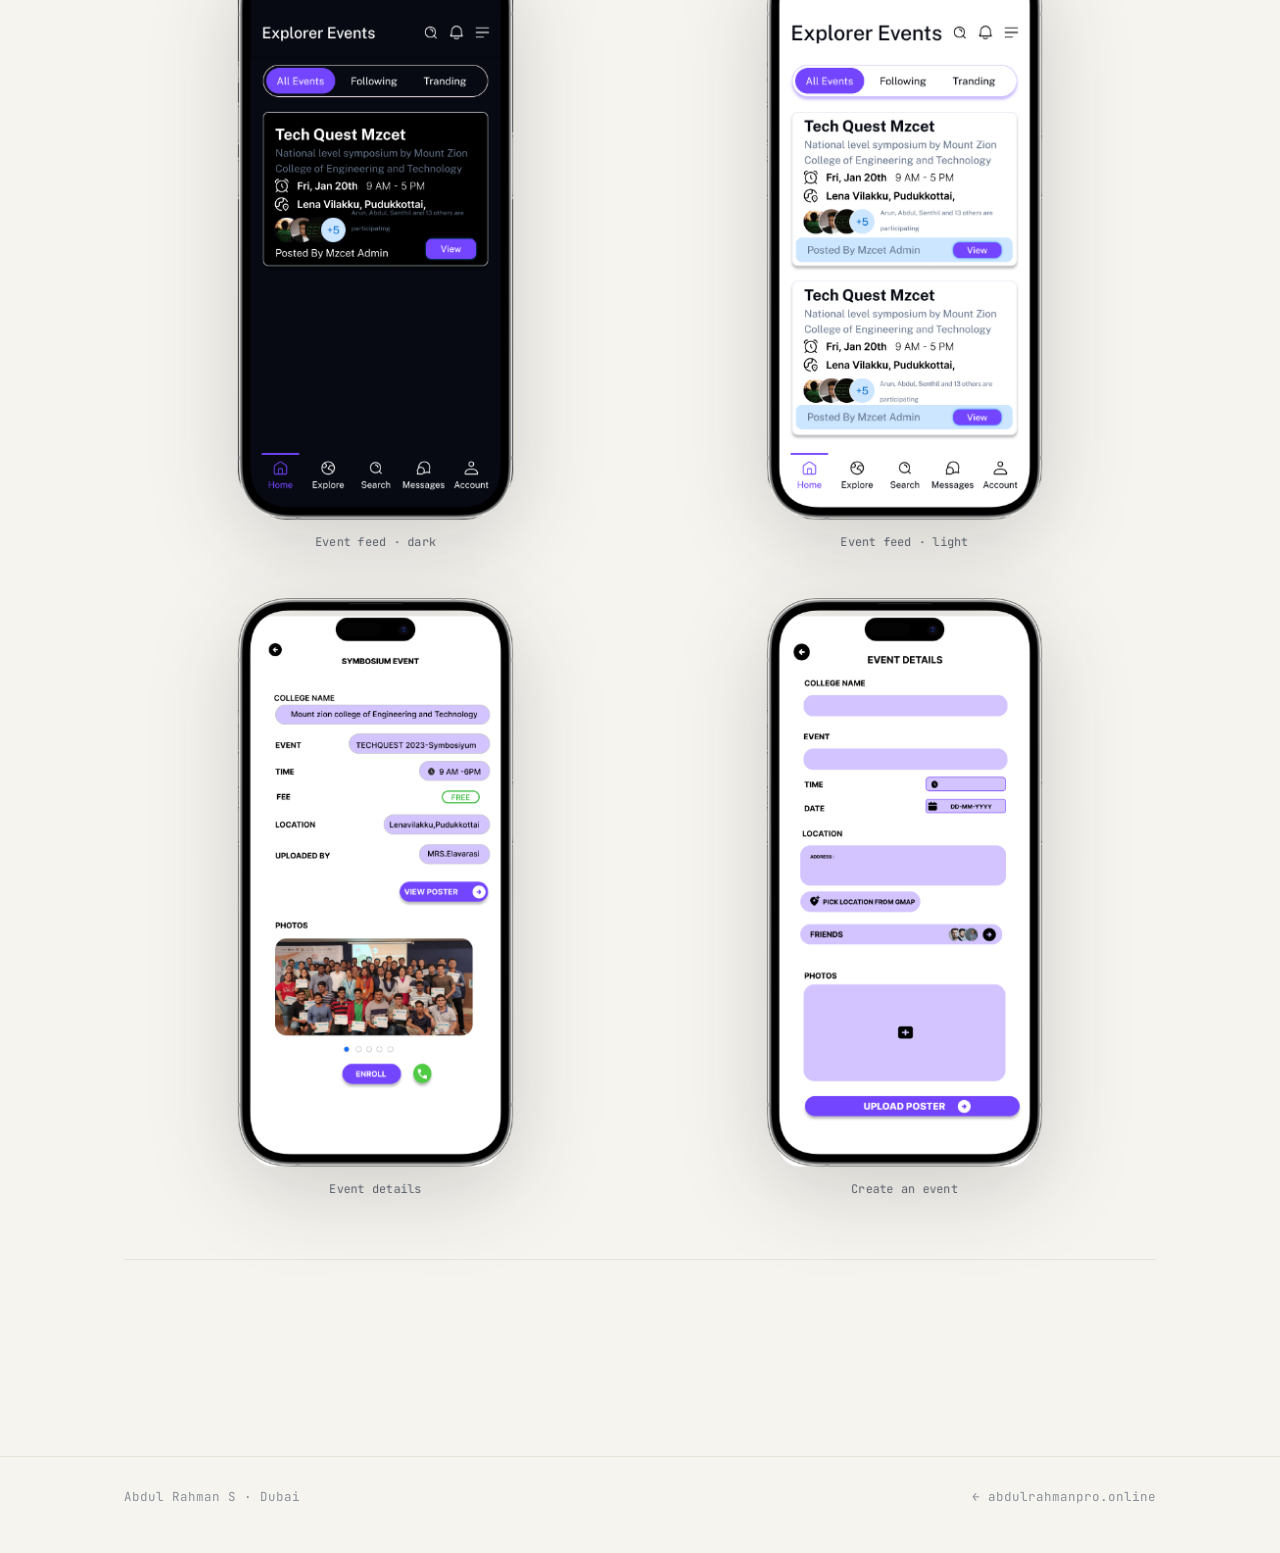
<file: projects/campus-events.html>
<!DOCTYPE html>
<html lang="en" data-theme="dark">
<head>
<meta charset="UTF-8">
<meta name="viewport" content="width=device-width, initial-scale=1.0">
<title>Campus Events | Abdul Rahman S</title>
<meta name="description" content="Campus Events, a mobile app for college symposiums and hackathons. Feed, event details, and a create-event flow. Designed and built by Abdul Rahman S.">
<link rel="canonical" href="https://abdulrahmanpro.online/projects/campus-events.html">
<meta property="og:type" content="website">
<meta property="og:site_name" content="abdulrahmanpro.online">
<meta property="og:url" content="https://abdulrahmanpro.online/projects/campus-events.html">
<meta property="og:title" content="Campus Events | Abdul Rahman S">
<meta property="og:description" content="Campus Events, a mobile app for college symposiums and hackathons. Feed, event details, and a create-event flow. Designed and built by Abdul Rahman S.">
<meta property="og:image" content="https://abdulrahmanpro.online/assets/thumb-campus.jpg">
<meta name="twitter:card" content="summary_large_image">
<meta name="twitter:title" content="Campus Events | Abdul Rahman S">
<meta name="twitter:description" content="Campus Events, a mobile app for college symposiums and hackathons. Feed, event details, and a create-event flow. Designed and built by Abdul Rahman S.">
<meta name="twitter:image" content="https://abdulrahmanpro.online/assets/thumb-campus.jpg">
<script>
  (function(){try{var t=localStorage.getItem('abdrx-theme');if(!t){t=window.matchMedia('(prefers-color-scheme: light)').matches?'light':'dark';}document.documentElement.setAttribute('data-theme',t);}catch(e){document.documentElement.setAttribute('data-theme','dark');}})();
</script>
<link rel="preconnect" href="https://fonts.googleapis.com">
<link rel="preconnect" href="https://fonts.gstatic.com" crossorigin>
<link href="https://fonts.googleapis.com/css2?family=Space+Grotesk:wght@500;600;700&family=Inter:wght@400;500;600&family=JetBrains+Mono:wght@400;500&display=swap" rel="stylesheet">
<link rel="stylesheet" href="../assets/site.css?v=20260713b">
</head>
<body>

<div class="scroll-progress" aria-hidden="true"><span class="bar"></span></div>

<div class="topbar">
  <div class="row">
    <a class="brand" href="../index.html"><b>~/</b>abdrx</a>
    <div class="bar-right">
      <a class="backlink" href="../index.html#projects">← all work</a>
      <button id="themeToggle" class="theme-toggle" type="button" aria-label="Toggle theme">
        <svg class="i-sun" viewBox="0 0 24 24" fill="none" stroke="currentColor" stroke-width="2" stroke-linecap="round"><circle cx="12" cy="12" r="4"/><path d="M12 2v2M12 20v2M4.9 4.9l1.4 1.4M17.7 17.7l1.4 1.4M2 12h2M20 12h2M4.9 19.1l1.4-1.4M17.7 6.3l1.4-1.4"/></svg>
        <svg class="i-moon" viewBox="0 0 24 24" fill="none" stroke="currentColor" stroke-width="2" stroke-linecap="round" stroke-linejoin="round"><path d="M21 12.8A9 9 0 1 1 11.2 3a7 7 0 0 0 9.8 9.8z"/></svg>
      </button>
      <button id="menuToggle" class="menu-toggle" type="button" aria-label="Open menu" aria-expanded="false" aria-controls="mobileMenu">
        <span class="menu-toggle-bars" aria-hidden="true"><span></span><span></span><span></span></span>
      </button>
    </div>
  </div>
  <div class="mobile-menu" id="mobileMenu" hidden>
    <nav class="mobile-nav" aria-label="Site sections">
      <a href="../index.html#about">About</a>
      <a href="../index.html#stack">Stack</a>
      <a href="../index.html#work">Experience</a>
      <a href="../index.html#projects">Projects</a>
      <a href="../index.html#github" class="gh">GitHub</a>
      <a href="../index.html#recognition">Recognition</a>
      <a href="../index.html#contact">Contact</a>
    </nav>
  </div>
</div>

<main class="wrap">

  <section class="proj-hero">
    <p class="eyebrow reveal">project · mobile app</p>
    <h1 class="reveal">Campus Events</h1>
    <p class="lead reveal">One feed for every symposium, hackathon and workshop a college runs. Students <b>browse, follow and enroll</b>. Organizers post an event in a few taps. I designed the screens and built the app, front and back.</p>
    <div class="meta reveal">
      <span class="role">Role: full stack</span>
      <span>Flutter</span>
      <span>Maps API</span>
      <span>Photo galleries</span>
      <span>Light + dark</span>
    </div>
  </section>

  <section class="block">
    <div class="head reveal"><p class="eyebrow">overview</p><h2>What it does</h2></div>
    <p class="reveal" style="color:var(--muted);max-width:720px;font-size:18px">
      A college drops its events into the app and students find them all in one place. You can filter by All, Following or Trending, see who else is going, open an event for the full brief with poster and photos, and enroll in a tap. Organizers get a create flow that pins the venue on a map, invites friends, and attaches images before publishing the poster.
    </p>
  </section>

  <section class="block">
    <div class="head reveal"><p class="eyebrow">features</p><h2>The parts that matter</h2></div>
    <div class="feature-list">
      <div class="feature reveal"><h3>Event feed</h3><p>All, Following and Trending tabs, with participant avatars so you can see who is going.</p></div>
      <div class="feature reveal"><h3>Full event page</h3><p>Time, fee, location, organizer, poster and a photo carousel, then a clear Enroll action.</p></div>
      <div class="feature reveal"><h3>Create an event</h3><p>College, event, date and time, address with a Google Maps picker, and friend invites.</p></div>
      <div class="feature reveal"><h3>Light and dark</h3><p>The whole app is themed both ways, tuned so text stays readable in either mode.</p></div>
    </div>
  </section>

  <section class="block">
    <div class="head reveal"><p class="eyebrow">designs</p><h2>Screens</h2></div>
    <div class="gallery float">
      <div class="shot reveal"><img src="../assets/ev-home-dark.png" alt="Campus Events home feed in dark mode"><span class="caption">Event feed · dark</span></div>
      <div class="shot reveal"><img src="../assets/ev-home-light.png" alt="Campus Events home feed in light mode"><span class="caption">Event feed · light</span></div>
      <div class="shot reveal"><img src="../assets/ev-detail.png" alt="Event details screen"><span class="caption">Event details</span></div>
      <div class="shot reveal"><img src="../assets/ev-create.png" alt="Create an event screen"><span class="caption">Create an event</span></div>
    </div>
  </section>

  <section class="block">
    <div class="next-strip reveal">
      <a class="backlink" href="../index.html#projects">← back to all work</a>
      <a class="btn" href="shypv-platform.html">Next project: Shypv Platform →</a>
    </div>
  </section>

</main>

<footer>
  <div class="wrap row">
    <span>Abdul Rahman S · Dubai</span>
    <a href="../index.html" style="color:inherit">← abdulrahmanpro.online</a>
  </div>
</footer>

<script src="../assets/site.js?v=20260713b" defer></script>
</body>
</html>
</file>
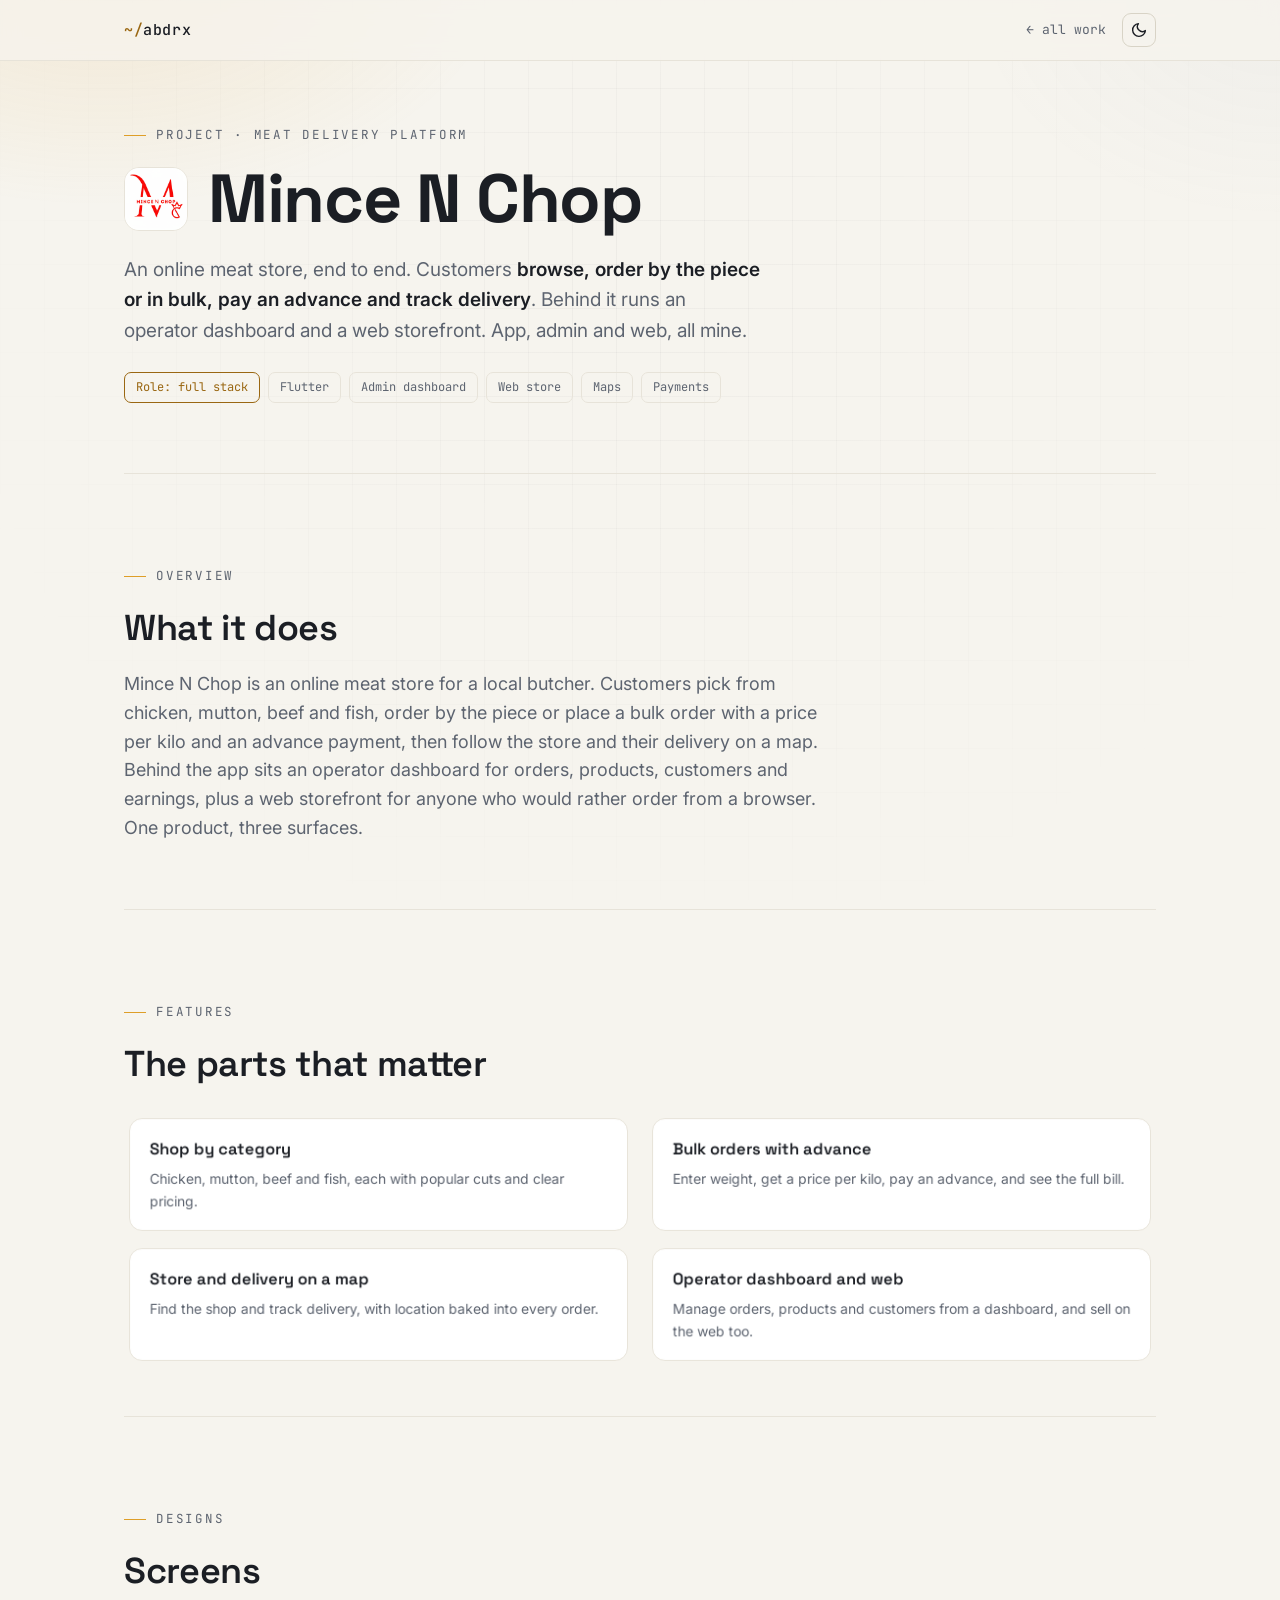
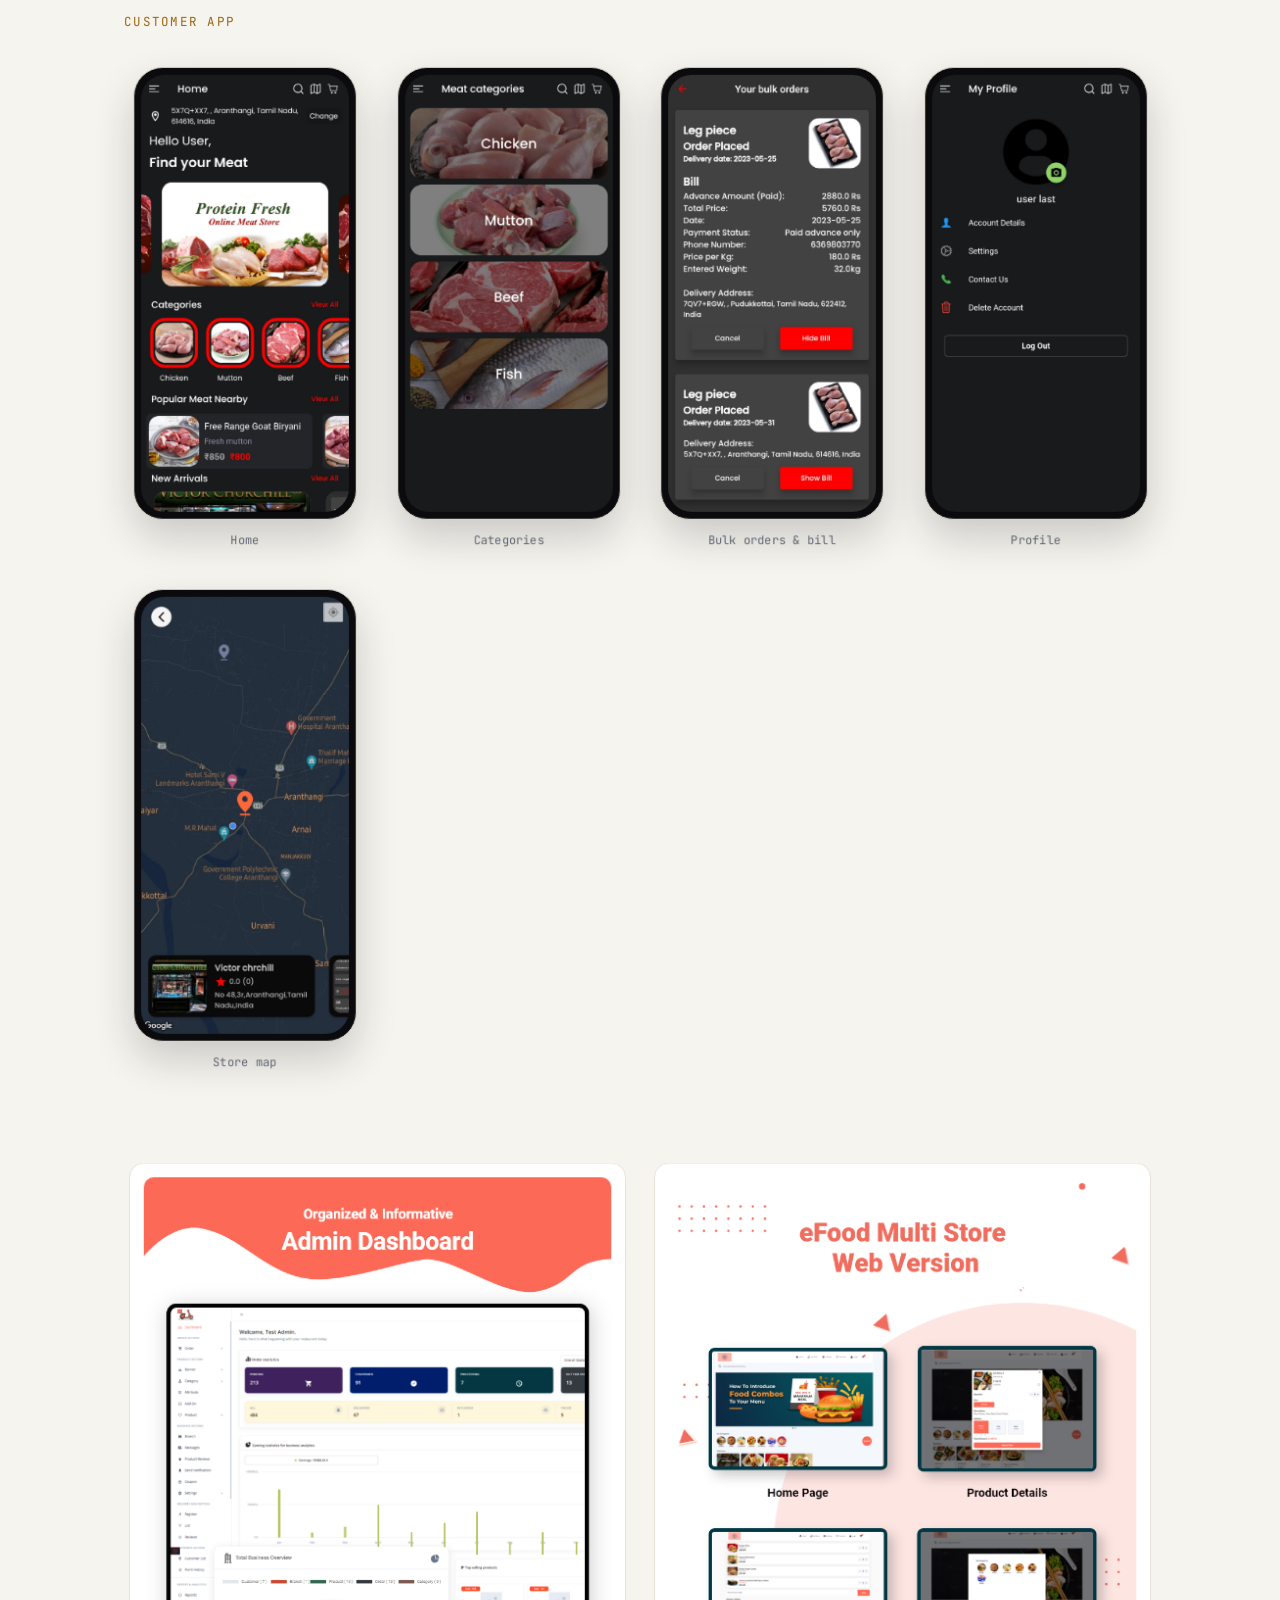
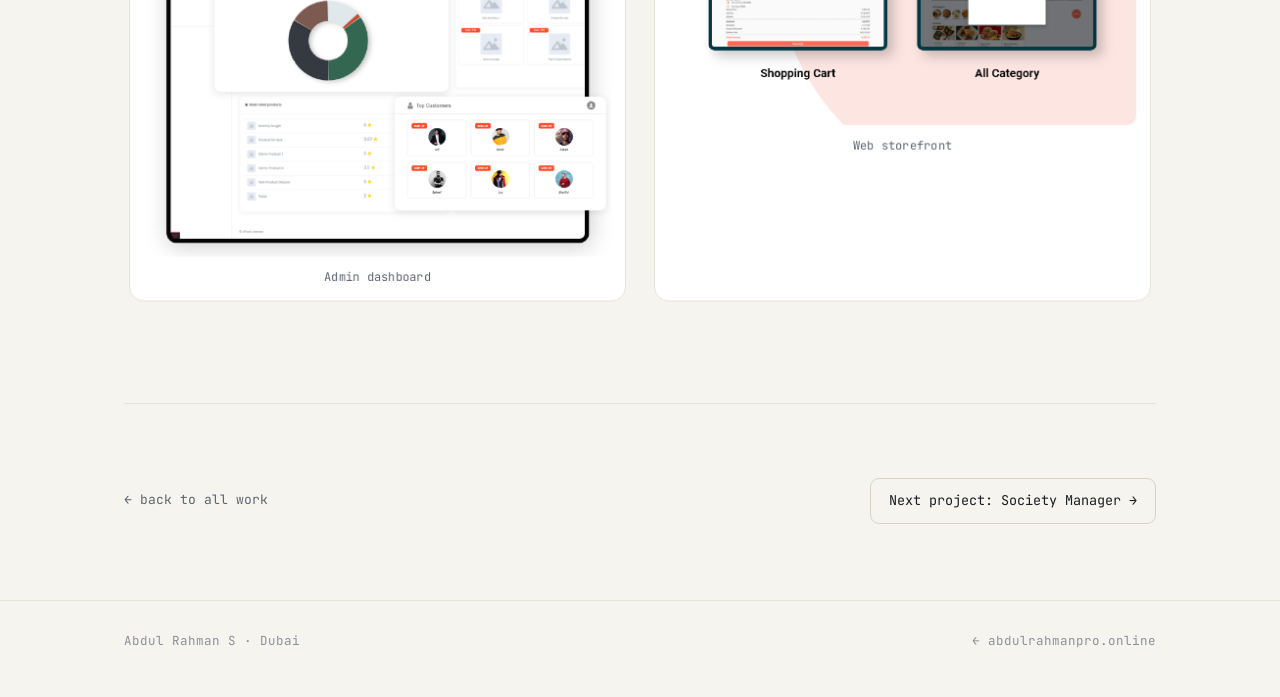
<file: projects/mince-n-chop.html>
<!DOCTYPE html>
<html lang="en" data-theme="dark">
<head>
<meta charset="UTF-8">
<meta name="viewport" content="width=device-width, initial-scale=1.0">
<title>Mince N Chop | Abdul Rahman S</title>
<meta name="description" content="Mince N Chop, an online meat store. Customer app, operator dashboard and web storefront. Built by Abdul Rahman S.">
<link rel="canonical" href="https://abdulrahmanpro.online/projects/mince-n-chop.html">
<meta property="og:type" content="website">
<meta property="og:site_name" content="abdulrahmanpro.online">
<meta property="og:url" content="https://abdulrahmanpro.online/projects/mince-n-chop.html">
<meta property="og:title" content="Mince N Chop | Abdul Rahman S">
<meta property="og:description" content="Mince N Chop, an online meat store. Customer app, operator dashboard and web storefront. Built by Abdul Rahman S.">
<meta property="og:image" content="https://abdulrahmanpro.online/assets/thumb-mince.jpg">
<meta name="twitter:card" content="summary_large_image">
<meta name="twitter:title" content="Mince N Chop | Abdul Rahman S">
<meta name="twitter:description" content="Mince N Chop, an online meat store. Customer app, operator dashboard and web storefront. Built by Abdul Rahman S.">
<meta name="twitter:image" content="https://abdulrahmanpro.online/assets/thumb-mince.jpg">
<script>
  (function(){try{var t=localStorage.getItem('abdrx-theme');if(!t){t=window.matchMedia('(prefers-color-scheme: light)').matches?'light':'dark';}document.documentElement.setAttribute('data-theme',t);}catch(e){document.documentElement.setAttribute('data-theme','dark');}})();
</script>
<link rel="preconnect" href="https://fonts.googleapis.com">
<link rel="preconnect" href="https://fonts.gstatic.com" crossorigin>
<link href="https://fonts.googleapis.com/css2?family=Space+Grotesk:wght@500;600;700&family=Inter:wght@400;500;600&family=JetBrains+Mono:wght@400;500&display=swap" rel="stylesheet">
<link rel="stylesheet" href="../assets/site.css?v=20260713b">
</head>
<body>

<div class="scroll-progress" aria-hidden="true"><span class="bar"></span></div>

<div class="topbar">
  <div class="row">
    <a class="brand" href="../index.html"><b>~/</b>abdrx</a>
    <div class="bar-right">
      <a class="backlink" href="../index.html#projects">← all work</a>
      <button id="themeToggle" class="theme-toggle" type="button" aria-label="Toggle theme">
        <svg class="i-sun" viewBox="0 0 24 24" fill="none" stroke="currentColor" stroke-width="2" stroke-linecap="round"><circle cx="12" cy="12" r="4"/><path d="M12 2v2M12 20v2M4.9 4.9l1.4 1.4M17.7 17.7l1.4 1.4M2 12h2M20 12h2M4.9 19.1l1.4-1.4M17.7 6.3l1.4-1.4"/></svg>
        <svg class="i-moon" viewBox="0 0 24 24" fill="none" stroke="currentColor" stroke-width="2" stroke-linecap="round" stroke-linejoin="round"><path d="M21 12.8A9 9 0 1 1 11.2 3a7 7 0 0 0 9.8 9.8z"/></svg>
      </button>
      <button id="menuToggle" class="menu-toggle" type="button" aria-label="Open menu" aria-expanded="false" aria-controls="mobileMenu">
        <span class="menu-toggle-bars" aria-hidden="true"><span></span><span></span><span></span></span>
      </button>
    </div>
  </div>
  <div class="mobile-menu" id="mobileMenu" hidden>
    <nav class="mobile-nav" aria-label="Site sections">
      <a href="../index.html#about">About</a>
      <a href="../index.html#stack">Stack</a>
      <a href="../index.html#work">Experience</a>
      <a href="../index.html#projects">Projects</a>
      <a href="../index.html#github" class="gh">GitHub</a>
      <a href="../index.html#recognition">Recognition</a>
      <a href="../index.html#contact">Contact</a>
    </nav>
  </div>
</div>

<main class="wrap">

  <section class="proj-hero">
    <p class="eyebrow reveal">project · meat delivery platform</p>
    <div class="proj-lead-row reveal">
      <img class="logo" src="../assets/mince-logo.png" alt="Mince N Chop logo">
      <h1>Mince N Chop</h1>
    </div>
    <p class="lead reveal">An online meat store, end to end. Customers <b>browse, order by the piece or in bulk, pay an advance and track delivery</b>. Behind it runs an operator dashboard and a web storefront. App, admin and web, all mine.</p>
    <div class="meta reveal">
      <span class="role">Role: full stack</span>
      <span>Flutter</span>
      <span>Admin dashboard</span>
      <span>Web store</span>
      <span>Maps</span>
      <span>Payments</span>
    </div>
  </section>

  <section class="block">
    <div class="head reveal"><p class="eyebrow">overview</p><h2>What it does</h2></div>
    <p class="reveal" style="color:var(--muted);max-width:720px;font-size:18px">
      Mince N Chop is an online meat store for a local butcher. Customers pick from chicken, mutton, beef and fish, order by the piece or place a bulk order with a price per kilo and an advance payment, then follow the store and their delivery on a map. Behind the app sits an operator dashboard for orders, products, customers and earnings, plus a web storefront for anyone who would rather order from a browser. One product, three surfaces.
    </p>
  </section>

  <section class="block">
    <div class="head reveal"><p class="eyebrow">features</p><h2>The parts that matter</h2></div>
    <div class="feature-list">
      <div class="feature reveal"><h3>Shop by category</h3><p>Chicken, mutton, beef and fish, each with popular cuts and clear pricing.</p></div>
      <div class="feature reveal"><h3>Bulk orders with advance</h3><p>Enter weight, get a price per kilo, pay an advance, and see the full bill.</p></div>
      <div class="feature reveal"><h3>Store and delivery on a map</h3><p>Find the shop and track delivery, with location baked into every order.</p></div>
      <div class="feature reveal"><h3>Operator dashboard and web</h3><p>Manage orders, products and customers from a dashboard, and sell on the web too.</p></div>
    </div>
  </section>

  <section class="block">
    <div class="head reveal"><p class="eyebrow">designs</p><h2>Screens</h2></div>

    <p class="subhead reveal">customer app</p>
    <div class="gallery frames">
      <div class="shot reveal"><div class="phone"><img src="../assets/mince-home.jpg" alt="Mince N Chop home screen"></div><span class="caption">Home</span></div>
      <div class="shot reveal"><div class="phone"><img src="../assets/mince-categories.jpg" alt="Meat categories screen"></div><span class="caption">Categories</span></div>
      <div class="shot reveal"><div class="phone"><img src="../assets/mince-orders.jpg" alt="Bulk orders and bill screen"></div><span class="caption">Bulk orders &amp; bill</span></div>
      <div class="shot reveal"><div class="phone"><img src="../assets/mince-profile.jpg" alt="Profile screen"></div><span class="caption">Profile</span></div>
      <div class="shot reveal"><div class="phone"><img src="../assets/mince-map.jpg" alt="Store and delivery map"></div><span class="caption">Store map</span></div>
    </div>

    <p class="subhead reveal">operator dashboard &amp; web store</p>
    <div class="gallery wide">
      <div class="shot reveal"><img src="../assets/mince-admin.png" alt="Operator admin dashboard"><span class="caption">Admin dashboard</span></div>
      <div class="shot reveal"><img src="../assets/mince-web.png" alt="Web storefront"><span class="caption">Web storefront</span></div>
    </div>
  </section>

  <section class="block">
    <div class="next-strip reveal">
      <a class="backlink" href="../index.html#projects">← back to all work</a>
      <a class="btn" href="society-app.html">Next project: Society Manager →</a>
    </div>
  </section>

</main>

<footer>
  <div class="wrap row">
    <span>Abdul Rahman S · Dubai</span>
    <a href="../index.html" style="color:inherit">← abdulrahmanpro.online</a>
  </div>
</footer>

<script src="../assets/site.js?v=20260713b" defer></script>
</body>
</html>
</file>
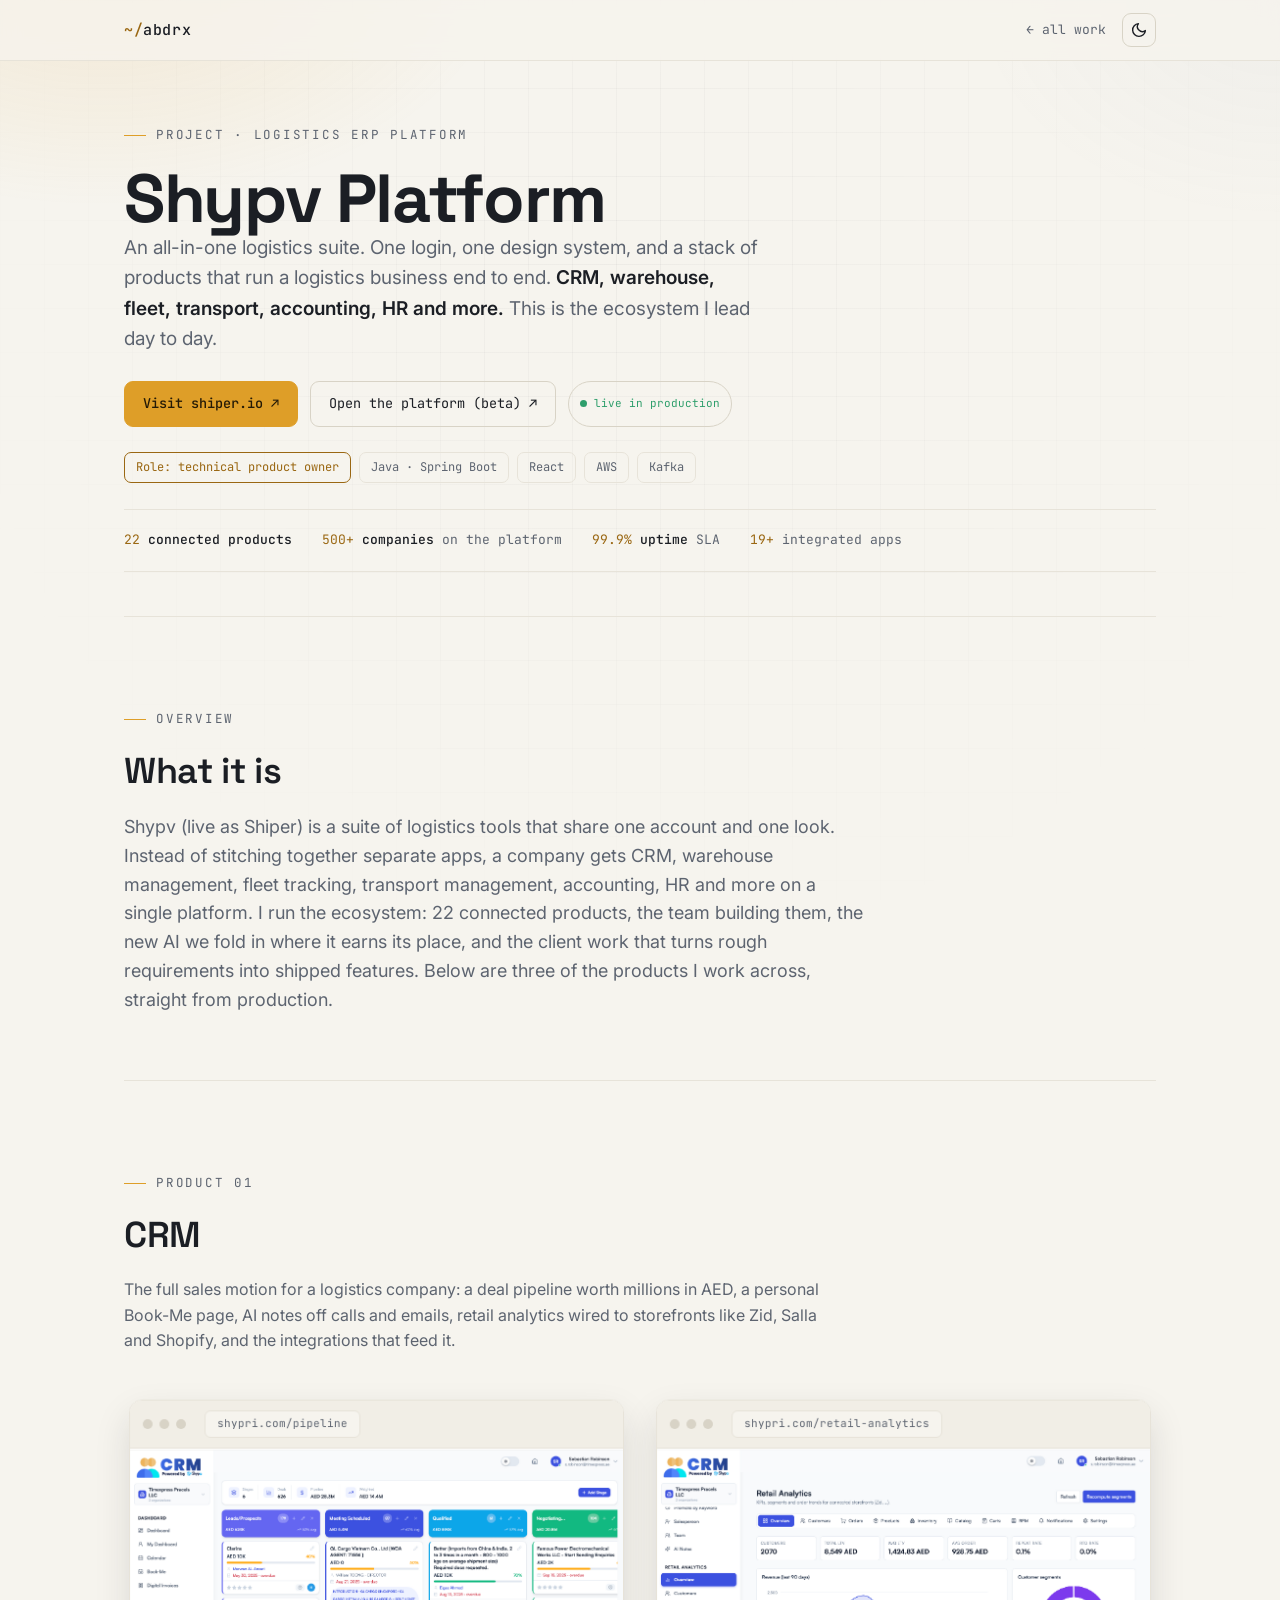
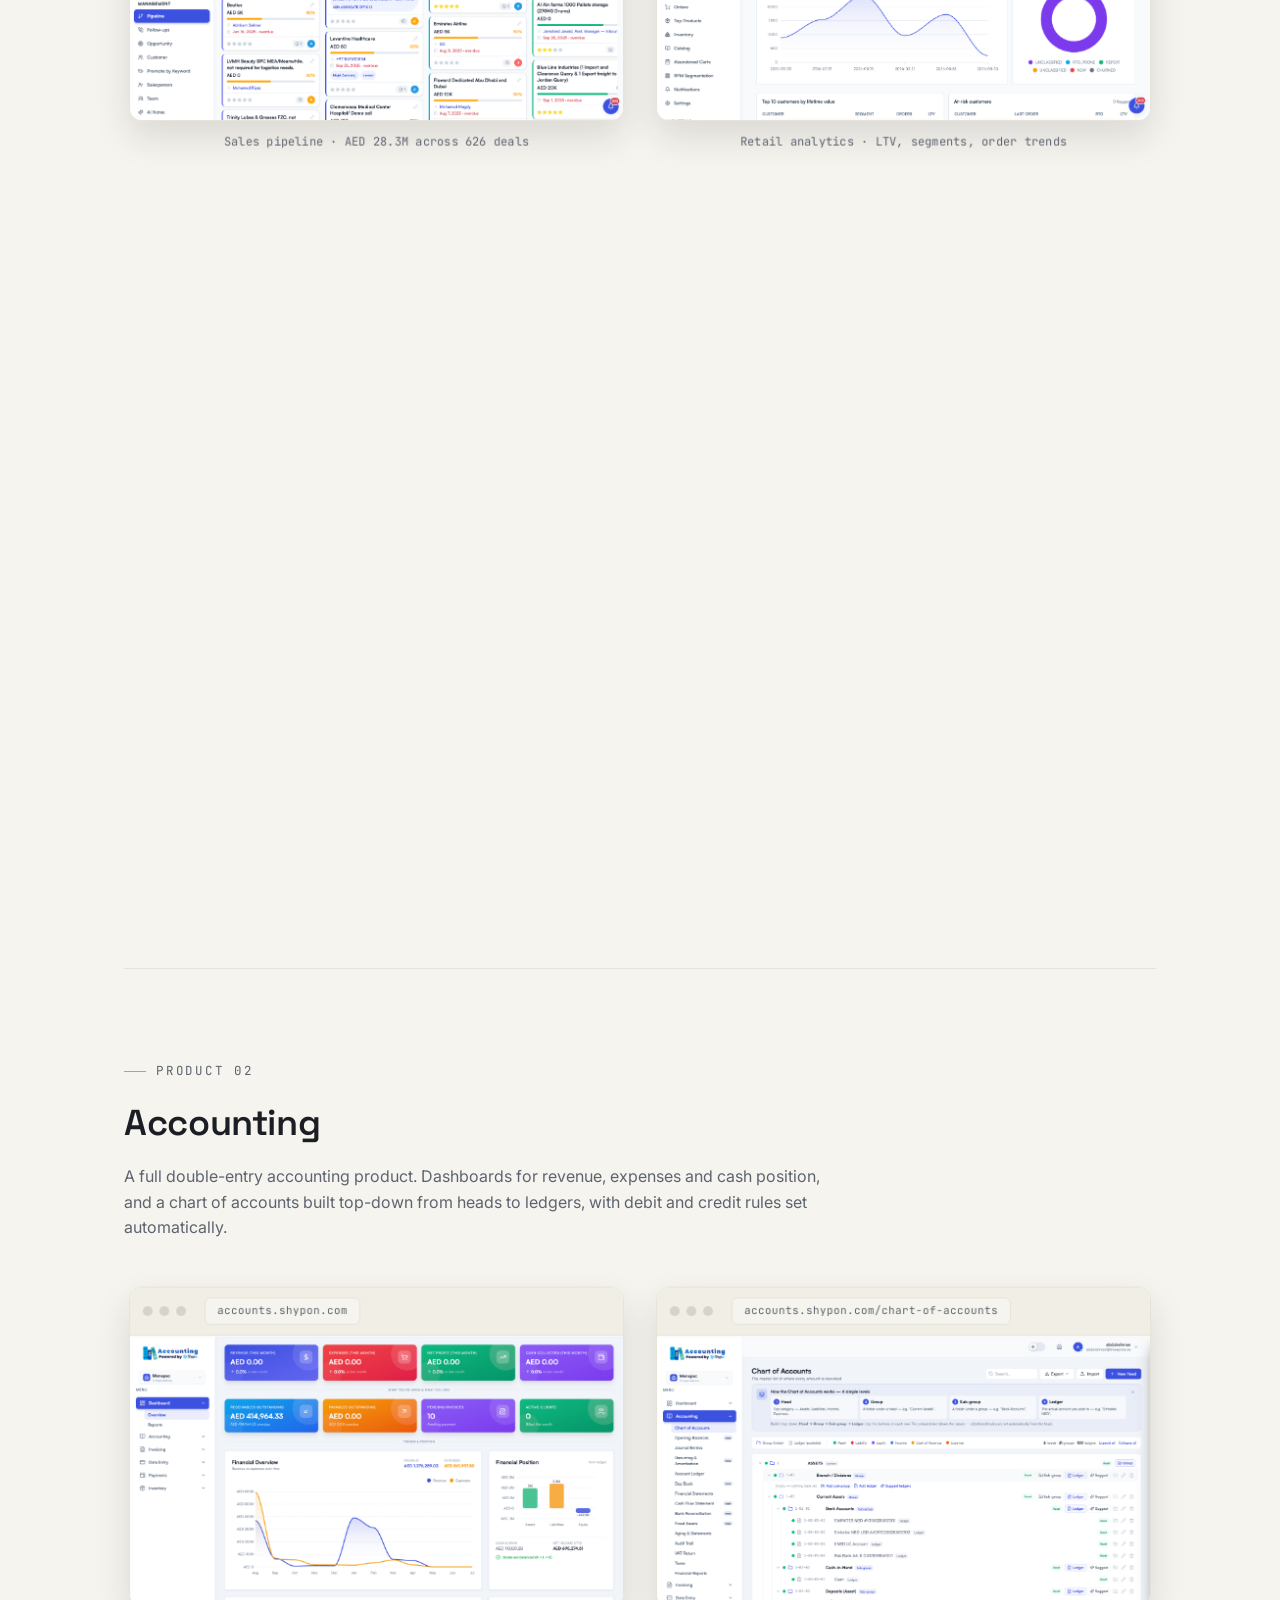
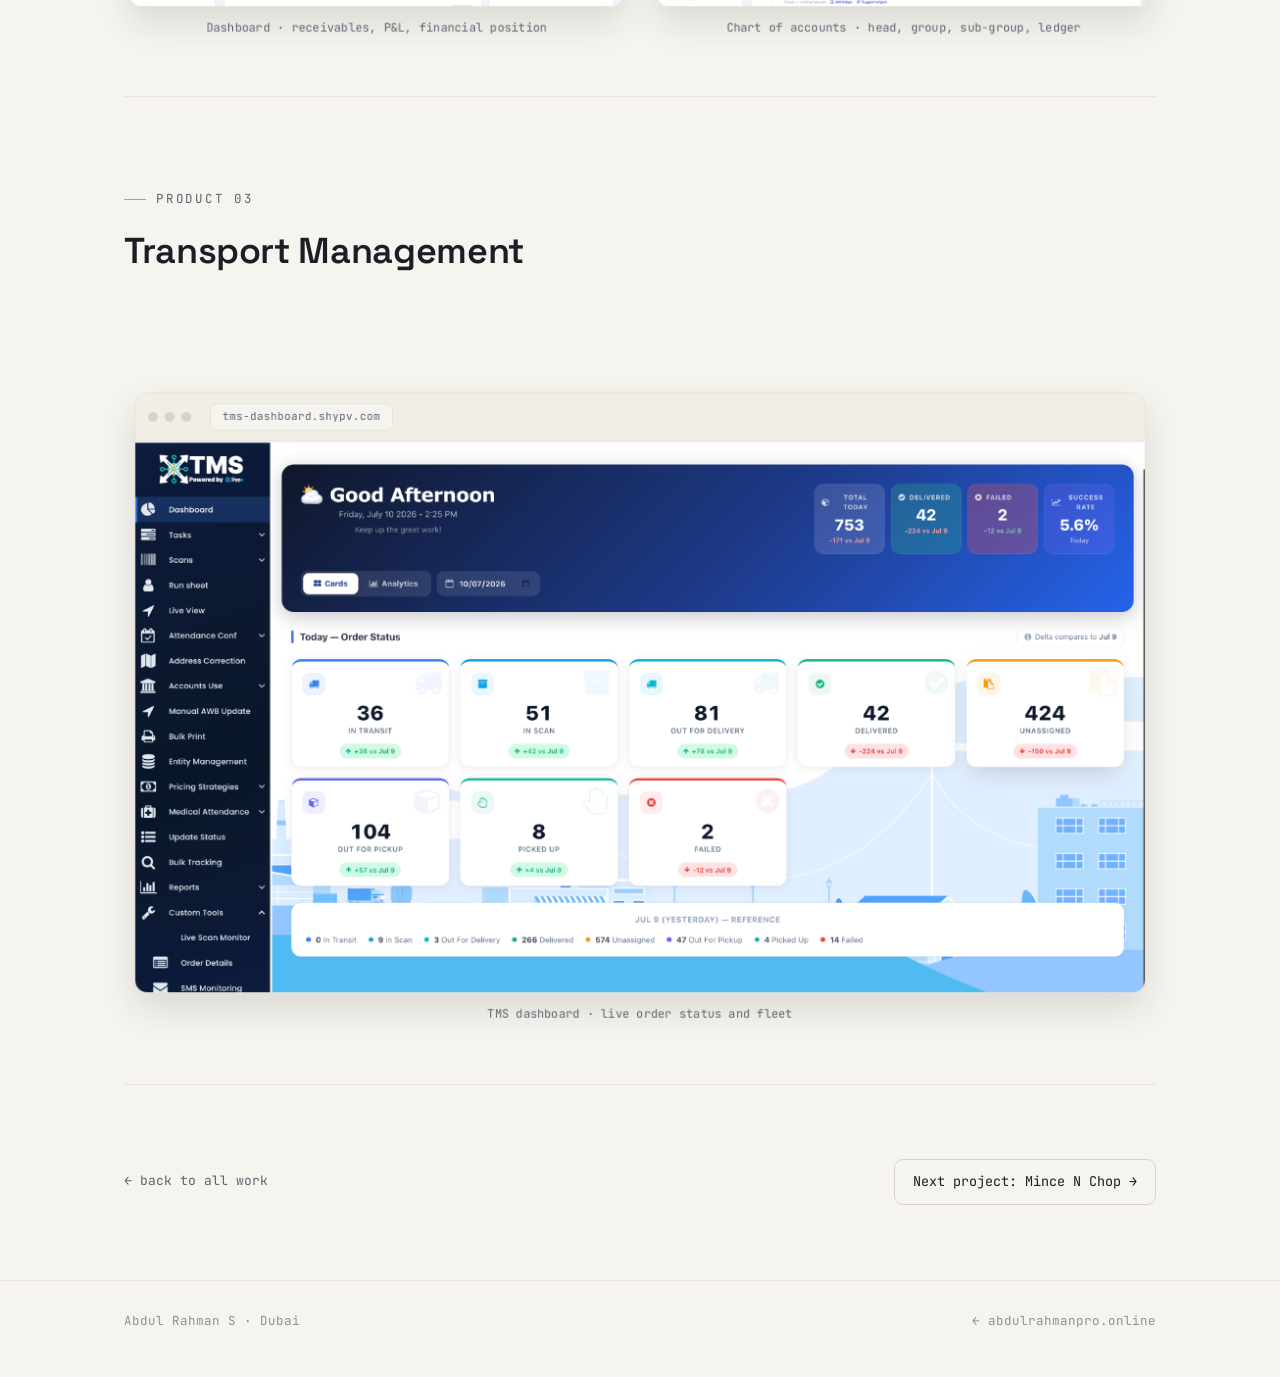
<file: projects/shypv-platform.html>
<!DOCTYPE html>
<html lang="en" data-theme="dark">
<head>
<meta charset="UTF-8">
<meta name="viewport" content="width=device-width, initial-scale=1.0">
<title>Shypv Platform | Abdul Rahman S</title>
<meta name="description" content="Shypv, an all-in-one logistics ERP: CRM, accounting, transport management and more. The 22-product ecosystem Abdul Rahman S leads, live as Shiper.">
<link rel="canonical" href="https://abdulrahmanpro.online/projects/shypv-platform.html">
<meta property="og:type" content="website">
<meta property="og:site_name" content="abdulrahmanpro.online">
<meta property="og:url" content="https://abdulrahmanpro.online/projects/shypv-platform.html">
<meta property="og:title" content="Shypv Platform | Abdul Rahman S">
<meta property="og:description" content="Shypv, an all-in-one logistics ERP: CRM, accounting, transport management and more. The 22-product ecosystem Abdul Rahman S leads, live as Shiper.">
<meta property="og:image" content="https://abdulrahmanpro.online/assets/thumb-shypv.jpg">
<meta name="twitter:card" content="summary_large_image">
<meta name="twitter:title" content="Shypv Platform | Abdul Rahman S">
<meta name="twitter:description" content="Shypv, an all-in-one logistics ERP: CRM, accounting, transport management and more. The 22-product ecosystem Abdul Rahman S leads, live as Shiper.">
<meta name="twitter:image" content="https://abdulrahmanpro.online/assets/thumb-shypv.jpg">
<script>
  (function(){try{var t=localStorage.getItem('abdrx-theme');if(!t){t=window.matchMedia('(prefers-color-scheme: light)').matches?'light':'dark';}document.documentElement.setAttribute('data-theme',t);}catch(e){document.documentElement.setAttribute('data-theme','dark');}})();
</script>
<link rel="preconnect" href="https://fonts.googleapis.com">
<link rel="preconnect" href="https://fonts.gstatic.com" crossorigin>
<link href="https://fonts.googleapis.com/css2?family=Space+Grotesk:wght@500;600;700&family=Inter:wght@400;500;600&family=JetBrains+Mono:wght@400;500&display=swap" rel="stylesheet">
<link rel="stylesheet" href="../assets/site.css?v=20260713b">
<style>
  .stat-strip{display:flex;flex-wrap:wrap;gap:8px 30px;font-family:var(--mono);font-size:13px;color:var(--muted);border-top:1px solid var(--line);border-bottom:1px solid var(--line);padding:20px 0;margin:6px 0 0}
  .stat-strip b{color:var(--text);font-weight:500}
  .stat-strip .k{color:var(--accent-text)}
</style>
</head>
<body>

<div class="scroll-progress" aria-hidden="true"><span class="bar"></span></div>

<div class="topbar">
  <div class="row">
    <a class="brand" href="../index.html"><b>~/</b>abdrx</a>
    <div class="bar-right">
      <a class="backlink" href="../index.html#projects">← all work</a>
      <button id="themeToggle" class="theme-toggle" type="button" aria-label="Toggle theme">
        <svg class="i-sun" viewBox="0 0 24 24" fill="none" stroke="currentColor" stroke-width="2" stroke-linecap="round"><circle cx="12" cy="12" r="4"/><path d="M12 2v2M12 20v2M4.9 4.9l1.4 1.4M17.7 17.7l1.4 1.4M2 12h2M20 12h2M4.9 19.1l1.4-1.4M17.7 6.3l1.4-1.4"/></svg>
        <svg class="i-moon" viewBox="0 0 24 24" fill="none" stroke="currentColor" stroke-width="2" stroke-linecap="round" stroke-linejoin="round"><path d="M21 12.8A9 9 0 1 1 11.2 3a7 7 0 0 0 9.8 9.8z"/></svg>
      </button>
      <button id="menuToggle" class="menu-toggle" type="button" aria-label="Open menu" aria-expanded="false" aria-controls="mobileMenu">
        <span class="menu-toggle-bars" aria-hidden="true"><span></span><span></span><span></span></span>
      </button>
    </div>
  </div>
  <div class="mobile-menu" id="mobileMenu" hidden>
    <nav class="mobile-nav" aria-label="Site sections">
      <a href="../index.html#about">About</a>
      <a href="../index.html#stack">Stack</a>
      <a href="../index.html#work">Experience</a>
      <a href="../index.html#projects">Projects</a>
      <a href="../index.html#github" class="gh">GitHub</a>
      <a href="../index.html#recognition">Recognition</a>
      <a href="../index.html#contact">Contact</a>
    </nav>
  </div>
</div>

<main class="wrap">

  <section class="proj-hero">
    <p class="eyebrow reveal">project · logistics erp platform</p>
    <h1 class="reveal">Shypv Platform</h1>
    <p class="lead reveal">An all-in-one logistics suite. One login, one design system, and a stack of products that run a logistics business end to end. <b>CRM, warehouse, fleet, transport, accounting, HR and more.</b> This is the ecosystem I lead day to day.</p>
    <div class="cta reveal" style="display:flex;flex-wrap:wrap;gap:12px;margin-bottom:26px">
      <a class="btn primary" href="https://shiper.io/" target="_blank" rel="noopener">Visit shiper.io ↗</a>
      <a class="btn" href="https://beta.shiper.io/" target="_blank" rel="noopener">Open the platform (beta) ↗</a>
      <span class="livepill"><span class="d"></span>live in production</span>
    </div>
    <div class="meta reveal">
      <span class="role">Role: technical product owner</span>
      <span>Java · Spring Boot</span>
      <span>React</span>
      <span>AWS</span>
      <span>Kafka</span>
    </div>
    <div class="stat-strip reveal">
      <span><span class="k">22</span> <b>connected products</b></span>
      <span><span class="k">500+</span> <b>companies</b> on the platform</span>
      <span><span class="k">99.9%</span> <b>uptime</b> SLA</span>
      <span><span class="k">19+</span> integrated apps</span>
    </div>
  </section>

  <section class="block">
    <div class="head reveal"><p class="eyebrow">overview</p><h2>What it is</h2></div>
    <p class="reveal" style="color:var(--muted);max-width:740px;font-size:18px">
      Shypv (live as Shiper) is a suite of logistics tools that share one account and one look. Instead of stitching together separate apps, a company gets CRM, warehouse management, fleet tracking, transport management, accounting, HR and more on a single platform. I run the ecosystem: 22 connected products, the team building them, the new AI we fold in where it earns its place, and the client work that turns rough requirements into shipped features. Below are three of the products I work across, straight from production.
    </p>
  </section>

  <!-- CRM -->
  <section class="block">
    <div class="head reveal"><p class="eyebrow">product 01</p><h2>CRM</h2></div>
    <p class="reveal" style="color:var(--muted);max-width:720px;margin-bottom:30px">The full sales motion for a logistics company: a deal pipeline worth millions in AED, a personal Book-Me page, AI notes off calls and emails, retail analytics wired to storefronts like Zid, Salla and Shopify, and the integrations that feed it.</p>
    <div class="gallery web">
      <div class="shot reveal"><a class="browser" href="../assets/shypv-crm-pipeline.png" target="_blank" rel="noopener"><span class="bar"><i></i><i></i><i></i><span class="url">shypri.com/pipeline</span></span><img src="../assets/shypv-crm-pipeline.png" alt="CRM sales pipeline"></a><span class="caption">Sales pipeline · AED 28.3M across 626 deals</span></div>
      <div class="shot reveal"><a class="browser" href="../assets/shypv-crm-analytics.png" target="_blank" rel="noopener"><span class="bar"><i></i><i></i><i></i><span class="url">shypri.com/retail-analytics</span></span><img src="../assets/shypv-crm-analytics.png" alt="Retail analytics dashboard"></a><span class="caption">Retail analytics · LTV, segments, order trends</span></div>
      <div class="shot reveal"><a class="browser" href="../assets/shypv-crm-bookme.png" target="_blank" rel="noopener"><span class="bar"><i></i><i></i><i></i><span class="url">shypri.com/book-me</span></span><img src="../assets/shypv-crm-bookme.png" alt="Book-Me booking page"></a><span class="caption">Book-Me · a shareable booking page</span></div>
      <div class="shot reveal"><a class="browser" href="../assets/shypv-crm-ainotes.png" target="_blank" rel="noopener"><span class="bar"><i></i><i></i><i></i><span class="url">shypri.com/ai-notes</span></span><img src="../assets/shypv-crm-ainotes.png" alt="AI notes"></a><span class="caption">AI notes off calls and emails</span></div>
      <div class="shot reveal"><a class="browser" href="../assets/shypv-crm-integrations.png" target="_blank" rel="noopener"><span class="bar"><i></i><i></i><i></i><span class="url">shypri.com/integrations</span></span><img src="../assets/shypv-crm-integrations.png" alt="Data source integrations"></a><span class="caption">Integrations · Zid, Salla, Shopify</span></div>
    </div>
  </section>

  <!-- Accounting -->
  <section class="block">
    <div class="head reveal"><p class="eyebrow">product 02</p><h2>Accounting</h2></div>
    <p class="reveal" style="color:var(--muted);max-width:720px;margin-bottom:30px">A full double-entry accounting product. Dashboards for revenue, expenses and cash position, and a chart of accounts built top-down from heads to ledgers, with debit and credit rules set automatically.</p>
    <div class="gallery web">
      <div class="shot reveal"><a class="browser" href="../assets/shypv-acc-dashboard.png" target="_blank" rel="noopener"><span class="bar"><i></i><i></i><i></i><span class="url">accounts.shypon.com</span></span><img src="../assets/shypv-acc-dashboard.png" alt="Accounting dashboard"></a><span class="caption">Dashboard · receivables, P&amp;L, financial position</span></div>
      <div class="shot reveal"><a class="browser" href="../assets/shypv-acc-coa.png" target="_blank" rel="noopener"><span class="bar"><i></i><i></i><i></i><span class="url">accounts.shypon.com/chart-of-accounts</span></span><img src="../assets/shypv-acc-coa.png" alt="Chart of accounts"></a><span class="caption">Chart of accounts · head, group, sub-group, ledger</span></div>
    </div>
  </section>

  <!-- TMS -->
  <section class="block">
    <div class="head reveal"><p class="eyebrow">product 03</p><h2>Transport Management</h2></div>
    <p class="reveal" style="color:var(--muted);max-width:720px;margin-bottom:30px">The delivery side. Today's order status at a glance, in transit, in scan, out for delivery, delivered and failed, with deltas against yesterday and a live view of the fleet.</p>
    <div class="gallery web single">
      <div class="shot reveal"><a class="browser" href="../assets/shypv-tms-dashboard.png" target="_blank" rel="noopener"><span class="bar"><i></i><i></i><i></i><span class="url">tms-dashboard.shypv.com</span></span><img src="../assets/shypv-tms-dashboard.png" alt="TMS dashboard"></a><span class="caption">TMS dashboard · live order status and fleet</span></div>
    </div>
  </section>

  <section class="block">
    <div class="next-strip reveal">
      <a class="backlink" href="../index.html#projects">← back to all work</a>
      <a class="btn" href="mince-n-chop.html">Next project: Mince N Chop →</a>
    </div>
  </section>

</main>

<footer>
  <div class="wrap row">
    <span>Abdul Rahman S · Dubai</span>
    <a href="../index.html" style="color:inherit">← abdulrahmanpro.online</a>
  </div>
</footer>

<script src="../assets/site.js?v=20260713b" defer></script>
</body>
</html>
</file>
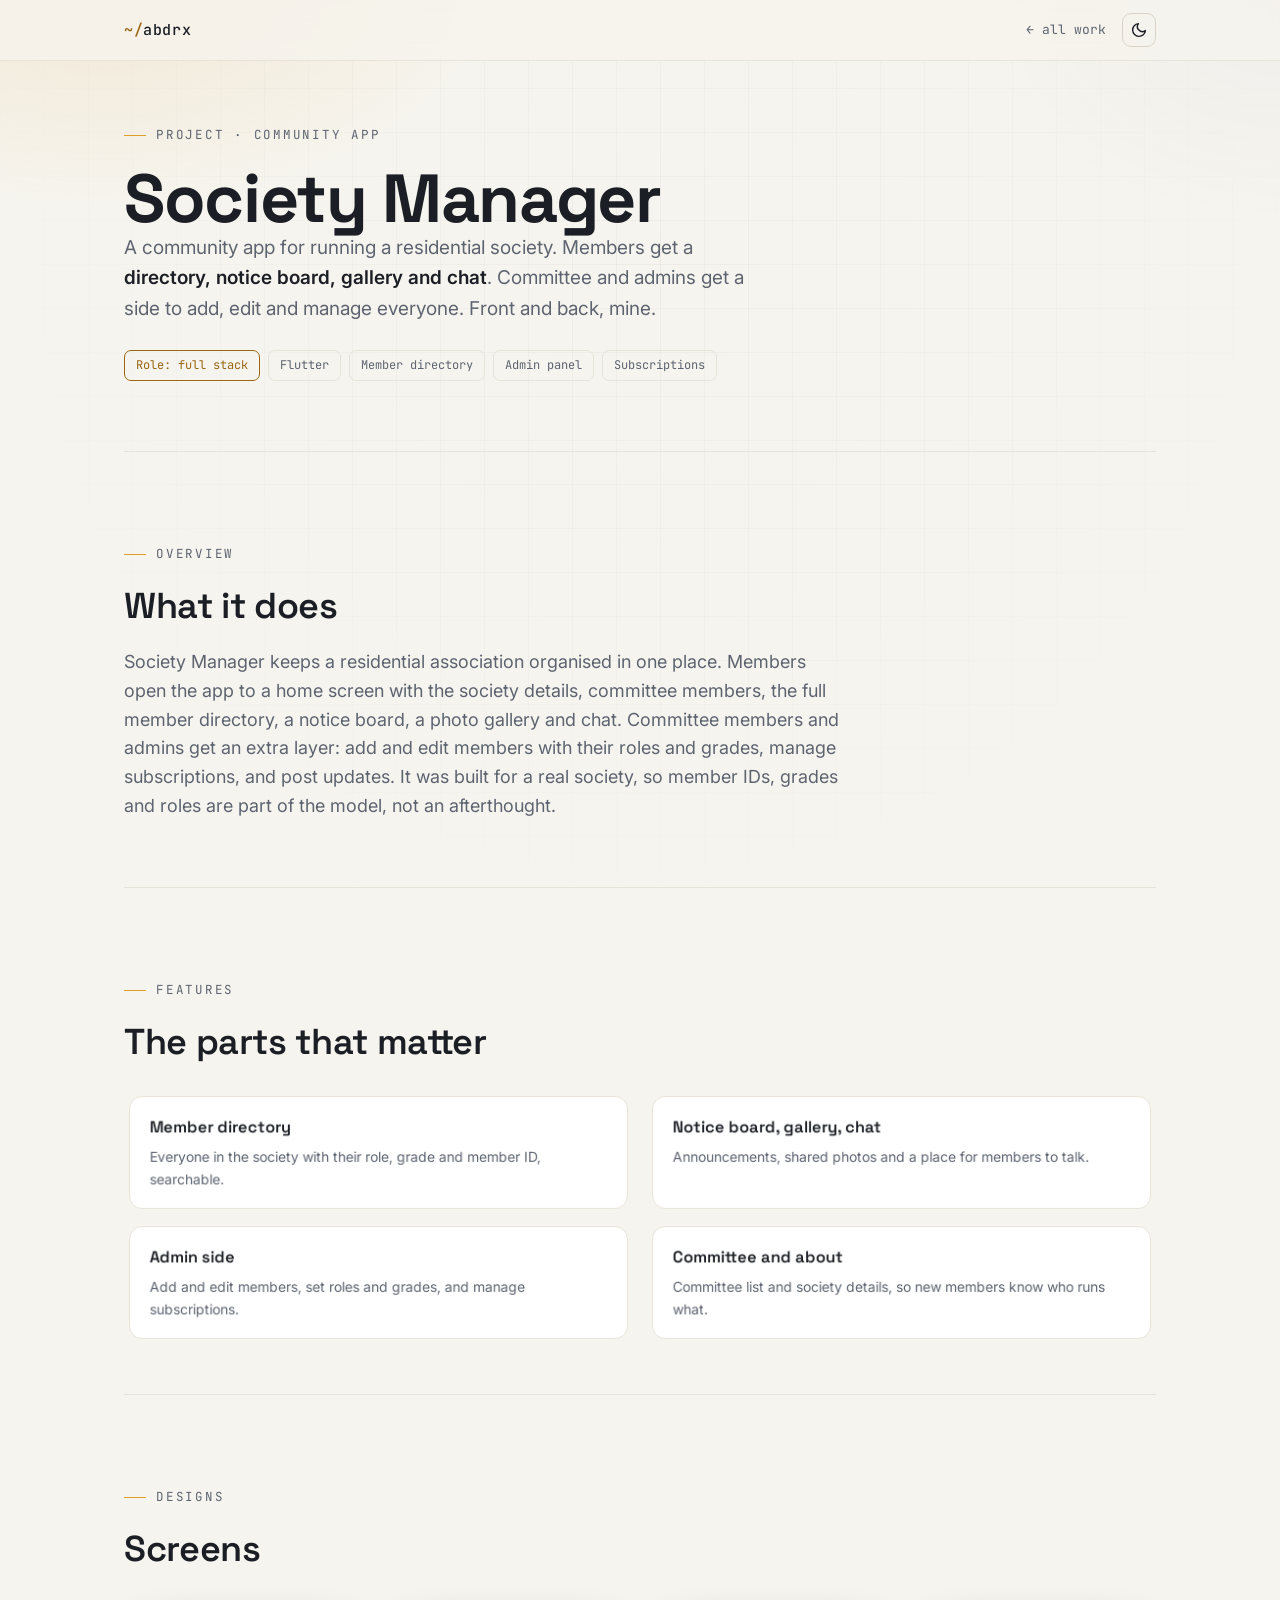
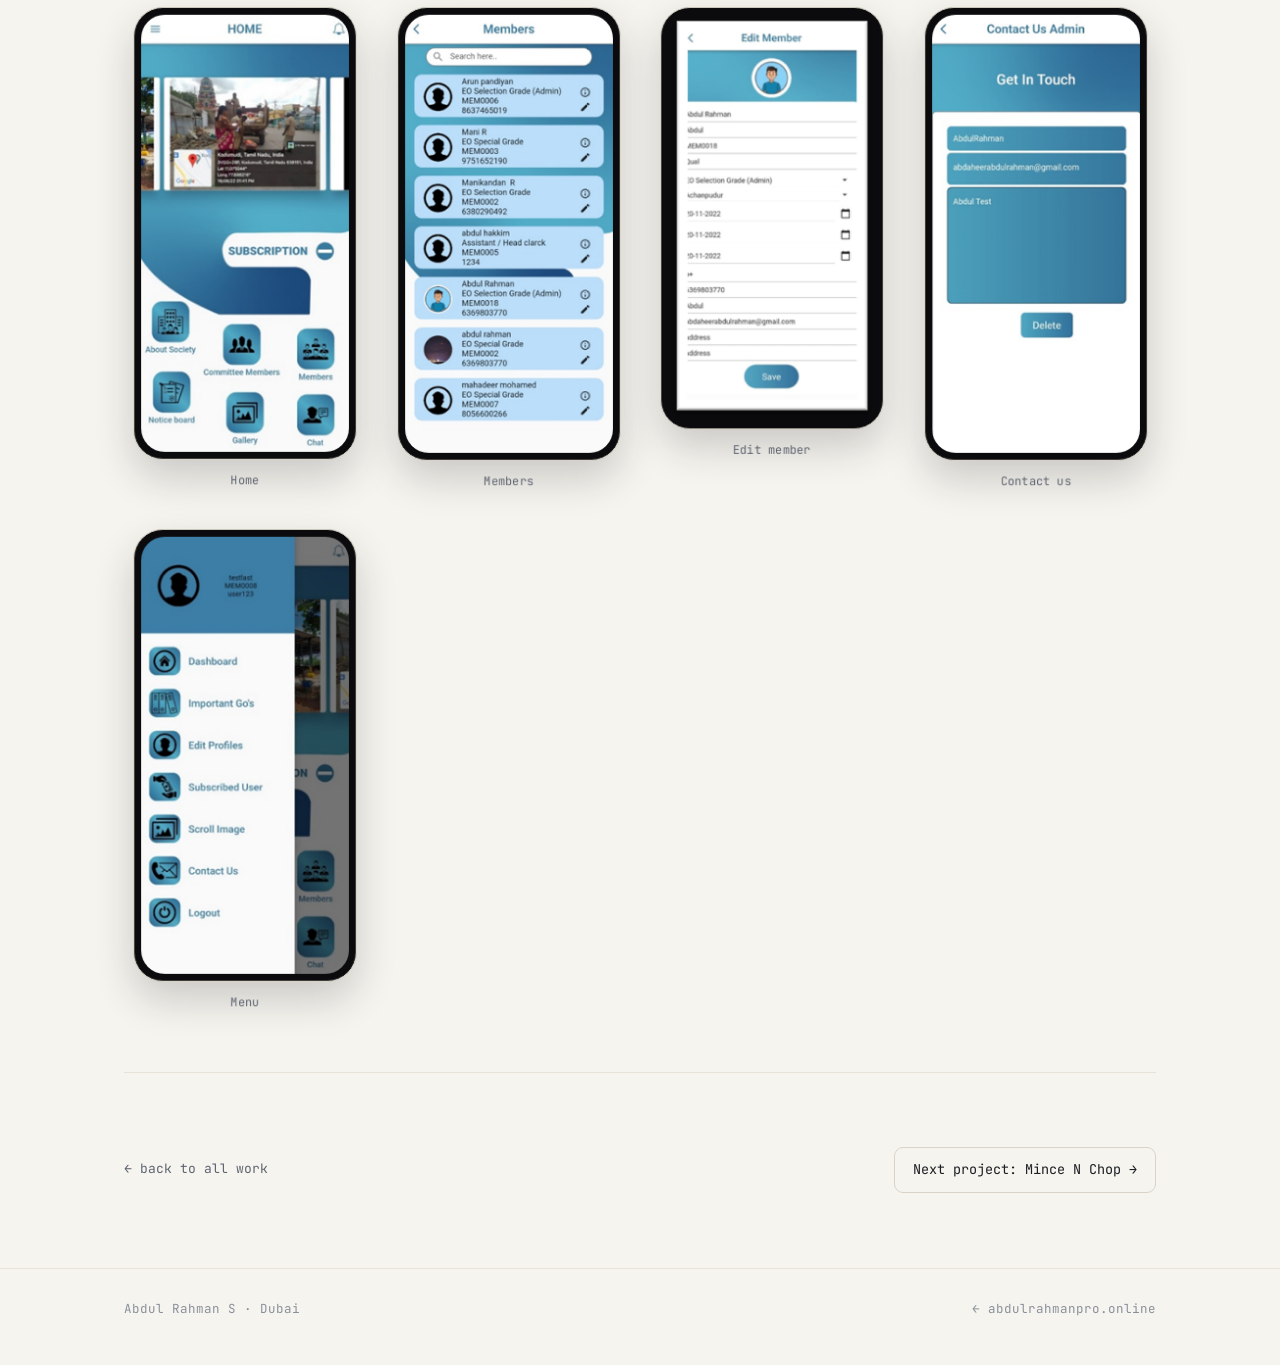
<file: projects/society-app.html>
<!DOCTYPE html>
<html lang="en" data-theme="dark">
<head>
<meta charset="UTF-8">
<meta name="viewport" content="width=device-width, initial-scale=1.0">
<title>Society Manager | Abdul Rahman S</title>
<meta name="description" content="Society Manager, a community app for a residential society. Member directory, notice board, gallery, chat and an admin side. Built by Abdul Rahman S.">
<link rel="canonical" href="https://abdulrahmanpro.online/projects/society-app.html">
<meta property="og:type" content="website">
<meta property="og:site_name" content="abdulrahmanpro.online">
<meta property="og:url" content="https://abdulrahmanpro.online/projects/society-app.html">
<meta property="og:title" content="Society Manager | Abdul Rahman S">
<meta property="og:description" content="Society Manager, a community app for a residential society. Member directory, notice board, gallery, chat and an admin side. Built by Abdul Rahman S.">
<meta property="og:image" content="https://abdulrahmanpro.online/assets/thumb-society.jpg">
<meta name="twitter:card" content="summary_large_image">
<meta name="twitter:title" content="Society Manager | Abdul Rahman S">
<meta name="twitter:description" content="Society Manager, a community app for a residential society. Member directory, notice board, gallery, chat and an admin side. Built by Abdul Rahman S.">
<meta name="twitter:image" content="https://abdulrahmanpro.online/assets/thumb-society.jpg">
<script>
  (function(){try{var t=localStorage.getItem('abdrx-theme');if(!t){t=window.matchMedia('(prefers-color-scheme: light)').matches?'light':'dark';}document.documentElement.setAttribute('data-theme',t);}catch(e){document.documentElement.setAttribute('data-theme','dark');}})();
</script>
<link rel="preconnect" href="https://fonts.googleapis.com">
<link rel="preconnect" href="https://fonts.gstatic.com" crossorigin>
<link href="https://fonts.googleapis.com/css2?family=Space+Grotesk:wght@500;600;700&family=Inter:wght@400;500;600&family=JetBrains+Mono:wght@400;500&display=swap" rel="stylesheet">
<link rel="stylesheet" href="../assets/site.css?v=20260713b">
</head>
<body>

<div class="scroll-progress" aria-hidden="true"><span class="bar"></span></div>

<div class="topbar">
  <div class="row">
    <a class="brand" href="../index.html"><b>~/</b>abdrx</a>
    <div class="bar-right">
      <a class="backlink" href="../index.html#projects">← all work</a>
      <button id="themeToggle" class="theme-toggle" type="button" aria-label="Toggle theme">
        <svg class="i-sun" viewBox="0 0 24 24" fill="none" stroke="currentColor" stroke-width="2" stroke-linecap="round"><circle cx="12" cy="12" r="4"/><path d="M12 2v2M12 20v2M4.9 4.9l1.4 1.4M17.7 17.7l1.4 1.4M2 12h2M20 12h2M4.9 19.1l1.4-1.4M17.7 6.3l1.4-1.4"/></svg>
        <svg class="i-moon" viewBox="0 0 24 24" fill="none" stroke="currentColor" stroke-width="2" stroke-linecap="round" stroke-linejoin="round"><path d="M21 12.8A9 9 0 1 1 11.2 3a7 7 0 0 0 9.8 9.8z"/></svg>
      </button>
      <button id="menuToggle" class="menu-toggle" type="button" aria-label="Open menu" aria-expanded="false" aria-controls="mobileMenu">
        <span class="menu-toggle-bars" aria-hidden="true"><span></span><span></span><span></span></span>
      </button>
    </div>
  </div>
  <div class="mobile-menu" id="mobileMenu" hidden>
    <nav class="mobile-nav" aria-label="Site sections">
      <a href="../index.html#about">About</a>
      <a href="../index.html#stack">Stack</a>
      <a href="../index.html#work">Experience</a>
      <a href="../index.html#projects">Projects</a>
      <a href="../index.html#github" class="gh">GitHub</a>
      <a href="../index.html#recognition">Recognition</a>
      <a href="../index.html#contact">Contact</a>
    </nav>
  </div>
</div>

<main class="wrap">

  <section class="proj-hero">
    <p class="eyebrow reveal">project · community app</p>
    <h1 class="reveal">Society Manager</h1>
    <p class="lead reveal">A community app for running a residential society. Members get a <b>directory, notice board, gallery and chat</b>. Committee and admins get a side to add, edit and manage everyone. Front and back, mine.</p>
    <div class="meta reveal">
      <span class="role">Role: full stack</span>
      <span>Flutter</span>
      <span>Member directory</span>
      <span>Admin panel</span>
      <span>Subscriptions</span>
    </div>
  </section>

  <section class="block">
    <div class="head reveal"><p class="eyebrow">overview</p><h2>What it does</h2></div>
    <p class="reveal" style="color:var(--muted);max-width:720px;font-size:18px">
      Society Manager keeps a residential association organised in one place. Members open the app to a home screen with the society details, committee members, the full member directory, a notice board, a photo gallery and chat. Committee members and admins get an extra layer: add and edit members with their roles and grades, manage subscriptions, and post updates. It was built for a real society, so member IDs, grades and roles are part of the model, not an afterthought.
    </p>
  </section>

  <section class="block">
    <div class="head reveal"><p class="eyebrow">features</p><h2>The parts that matter</h2></div>
    <div class="feature-list">
      <div class="feature reveal"><h3>Member directory</h3><p>Everyone in the society with their role, grade and member ID, searchable.</p></div>
      <div class="feature reveal"><h3>Notice board, gallery, chat</h3><p>Announcements, shared photos and a place for members to talk.</p></div>
      <div class="feature reveal"><h3>Admin side</h3><p>Add and edit members, set roles and grades, and manage subscriptions.</p></div>
      <div class="feature reveal"><h3>Committee and about</h3><p>Committee list and society details, so new members know who runs what.</p></div>
    </div>
  </section>

  <section class="block">
    <div class="head reveal"><p class="eyebrow">designs</p><h2>Screens</h2></div>
    <div class="gallery frames">
      <div class="shot reveal"><div class="phone"><img src="../assets/society-home.png" alt="Society home screen"></div><span class="caption">Home</span></div>
      <div class="shot reveal"><div class="phone"><img src="../assets/society-members.png" alt="Member directory"></div><span class="caption">Members</span></div>
      <div class="shot reveal"><div class="phone"><img src="../assets/society-edit.png" alt="Edit member screen"></div><span class="caption">Edit member</span></div>
      <div class="shot reveal"><div class="phone"><img src="../assets/society-contact.png" alt="Contact us screen"></div><span class="caption">Contact us</span></div>
      <div class="shot reveal"><div class="phone"><img src="../assets/society-menu.png" alt="Side menu"></div><span class="caption">Menu</span></div>
    </div>
  </section>

  <section class="block">
    <div class="next-strip reveal">
      <a class="backlink" href="../index.html#projects">← back to all work</a>
      <a class="btn" href="mince-n-chop.html">Next project: Mince N Chop →</a>
    </div>
  </section>

</main>

<footer>
  <div class="wrap row">
    <span>Abdul Rahman S · Dubai</span>
    <a href="../index.html" style="color:inherit">← abdulrahmanpro.online</a>
  </div>
</footer>

<script src="../assets/site.js?v=20260713b" defer></script>
</body>
</html>
</file>
<file: assets/site.css>
/* ============================================================
   abdrx portfolio — shared styles + theme system
   Two themes via [data-theme]. Amber accent stays; neutrals flip.

   Motion policy (audited): every hover/click transform lives inside
   an `@media (prefers-reduced-motion: no-preference)` block. Base
   rules always set the correct *end state* (color/opacity/position)
   with no animated property, so reduced-motion users still get the
   state change — just instantly, with zero simulated motion. Opacity
   fades are the one exception left always-on, since a plain fade is
   the accessible fallback, not something to strip further.
   ============================================================ */

/* ---- dark (default) ---- */
:root{
  --ink:#0C0E12;
  --panel:#14171D;
  --panel-2:#1A1E26;
  --line:#262B34;
  --line-2:#333A45;
  --text:#EAE8E3;
  --muted:#8B93A0;
  --muted-2:#646B77;
  --accent:#EFB247;        /* fills, shapes, underlines */
  --accent-text:#EFB247;   /* accent used as readable text */
  --btn-ink:#1c1405;       /* text on the amber button */
  --ok:#5BB98B;
  --tag-bg:#1A1E26;

  --glow1:rgba(239,178,71,.10);
  --glow2:rgba(90,120,160,.06);
  --grid:rgba(255,255,255,.018);

  --display:'Space Grotesk', system-ui, sans-serif;
  --body:'Inter', system-ui, sans-serif;
  --mono:'JetBrains Mono', ui-monospace, monospace;
  --maxw:1080px;

  --ease-settled:cubic-bezier(.16,.84,.28,1);
}

/* ---- light ---- */
[data-theme="light"]{
  --ink:#F6F4EE;
  --panel:#FFFFFF;
  --panel-2:#F1EEE6;
  --line:#E7E3D9;
  --line-2:#D8D3C6;
  --text:#1B1E24;
  --muted:#5D6470;
  --muted-2:#8A909B;
  --accent:#DE9E28;
  --accent-text:#9A6712;
  --btn-ink:#241a06;
  --ok:#2E9E6B;
  --tag-bg:#F1EEE6;

  --glow1:rgba(224,163,46,.14);
  --glow2:rgba(120,140,180,.05);
  --grid:rgba(20,20,30,.035);
}

*{box-sizing:border-box;margin:0;padding:0}
html{scroll-behavior:smooth}
@media (prefers-reduced-motion:reduce){html{scroll-behavior:auto}}

body{
  background:var(--ink);
  color:var(--text);
  font-family:var(--body);
  font-size:16px;line-height:1.6;
  -webkit-font-smoothing:antialiased;
  overflow-x:hidden;position:relative;
  transition:background .3s ease, color .3s ease;
}

/* soft, temporary cross-fade applied to (almost) everything during a
   theme switch, so flipping data-theme never reads as a hard flash.
   The JS toggle adds this class for ~500ms around the attribute change. */
html.theme-transition,
html.theme-transition *{
  transition:background-color .45s ease, border-color .45s ease, color .45s ease, fill .45s ease, box-shadow .45s ease !important;
}
body::before{
  content:"";position:fixed;inset:0;z-index:0;pointer-events:none;
  background:
    radial-gradient(680px 420px at 8% -5%, var(--glow1), transparent 60%),
    radial-gradient(560px 400px at 100% 0%, var(--glow2), transparent 55%);
}
body::after{
  content:"";position:fixed;inset:0;z-index:0;pointer-events:none;
  background-image:
    linear-gradient(var(--grid) 1px, transparent 1px),
    linear-gradient(90deg, var(--grid) 1px, transparent 1px);
  background-size:44px 44px;
  -webkit-mask-image:radial-gradient(circle at 50% 30%, #000 0%, transparent 80%);
  mask-image:radial-gradient(circle at 50% 30%, #000 0%, transparent 80%);
}

.wrap{position:relative;z-index:1;max-width:var(--maxw);margin:0 auto;padding:0 24px}

a{color:inherit;text-decoration:none}
a:focus-visible,button:focus-visible{outline:2px solid var(--accent);outline-offset:3px;border-radius:6px}

.mono{font-family:var(--mono);font-weight:400}
.eyebrow{
  font-family:var(--mono);font-size:12.5px;letter-spacing:.14em;
  text-transform:uppercase;color:var(--muted);
  display:flex;align-items:center;gap:10px;
}
.eyebrow::before{content:"";width:22px;height:1px;background:var(--accent)}

/* ---------- scroll progress ---------- */
/* a full-width hairline fixed to the very top of the viewport. Native
   CSS scroll-driven animation where supported (zero scroll-listener
   cost); the JS in site.js is a rAF-throttled fallback everywhere else. */
.scroll-progress{position:fixed;top:0;left:0;right:0;height:3px;z-index:50;pointer-events:none}
.scroll-progress .bar{display:block;height:100%;width:100%;transform-origin:0 50%;transform:scaleX(0);background:var(--accent-text)}
@supports (animation-timeline: scroll()){
  @media (prefers-reduced-motion:no-preference){
    .scroll-progress .bar{animation:scrollprog linear both;animation-timeline:scroll(root);animation-range:0% 100%}
    @keyframes scrollprog{from{transform:scaleX(0)}to{transform:scaleX(1)}}
  }
}

/* ---------- top bar ---------- */
.topbar{position:sticky;top:0;z-index:20;backdrop-filter:blur(10px);
  background:color-mix(in srgb, var(--ink) 78%, transparent);
  border-bottom:1px solid var(--line);transition:background .3s ease,border-color .3s ease;}
.topbar .row{max-width:var(--maxw);margin:0 auto;padding:13px 24px;
  display:flex;align-items:center;justify-content:space-between;gap:14px;}
.brand{font-family:var(--mono);font-weight:500;letter-spacing:.04em;font-size:15px;color:var(--text)}
.brand b{color:var(--accent-text);font-weight:500}
.bar-right{display:flex;align-items:center;gap:16px}
.dot{width:8px;height:8px;border-radius:50%;background:var(--ok);animation:pulse 2.6s infinite}
@keyframes pulse{0%{box-shadow:0 0 0 0 rgba(91,185,139,.45)}70%{box-shadow:0 0 0 7px rgba(91,185,139,0)}100%{box-shadow:0 0 0 0 rgba(91,185,139,0)}}
@media (prefers-reduced-motion:reduce){.dot{animation:none}}

.theme-toggle{
  width:34px;height:34px;border-radius:9px;border:1px solid var(--line-2);
  background:transparent;color:var(--text);cursor:pointer;
  display:inline-flex;align-items:center;justify-content:center;position:relative;overflow:hidden;
  transition:border-color .18s ease, background .18s ease;
}
.theme-toggle:hover{border-color:var(--accent)}
.theme-toggle svg{
  width:17px;height:17px;position:absolute;top:50%;left:50%;
  transform:translate(-50%,-50%) rotate(0deg) scale(1);opacity:1;
  transition:opacity .45s var(--ease-settled), transform .45s var(--ease-settled);
}
[data-theme="dark"] .theme-toggle .i-moon{opacity:0;transform:translate(-50%,-50%) rotate(-80deg) scale(.4);pointer-events:none}
[data-theme="light"] .theme-toggle .i-sun{opacity:0;transform:translate(-50%,-50%) rotate(80deg) scale(.4);pointer-events:none}
@media (prefers-reduced-motion:no-preference){
  .theme-toggle{transition:border-color .18s ease, transform .18s ease, background .18s ease}
  .theme-toggle:hover{transform:translateY(-1px)}
  .theme-toggle:active{transform:translateY(-1px) scale(.9)}
}
@media (prefers-reduced-motion:reduce){
  .theme-toggle:active{transform:none}
  .theme-toggle svg{transition:opacity .01ms linear;transform:translate(-50%,-50%) !important}
}

/* ---------- mobile menu (hamburger disclosure) ----------
   A dropdown panel anchored to the topbar (position:absolute, so it
   overlays rather than pushing content — no layout-property animation
   involved anywhere here). Reveal is opacity + transform only, and the
   transform is additionally gated so reduced-motion users still get an
   instant, correct end state via the always-on opacity fade. Real
   Tab-trap / outside-click / resize-close logic lives in site.js. */
.menu-toggle{
  display:none;width:34px;height:34px;border-radius:9px;border:1px solid var(--line-2);
  background:transparent;color:var(--text);cursor:pointer;
  align-items:center;justify-content:center;flex:0 0 auto;
  transition:border-color .18s ease, background .18s ease;
}
.menu-toggle:hover{border-color:var(--accent)}
.menu-toggle-bars{position:relative;width:16px;height:11px;display:inline-block}
.menu-toggle-bars span{position:absolute;left:0;right:0;height:1.5px;background:currentColor;border-radius:1px}
.menu-toggle-bars span:nth-child(1){top:0}
.menu-toggle-bars span:nth-child(2){top:50%;transform:translateY(-50%)}
.menu-toggle-bars span:nth-child(3){bottom:0}
.menu-toggle[aria-expanded="true"] .menu-toggle-bars span:nth-child(1){transform:translateY(4.75px) rotate(45deg)}
.menu-toggle[aria-expanded="true"] .menu-toggle-bars span:nth-child(2){opacity:0}
.menu-toggle[aria-expanded="true"] .menu-toggle-bars span:nth-child(3){transform:translateY(-4.75px) rotate(-45deg)}
@media (prefers-reduced-motion:no-preference){
  .menu-toggle-bars span{transition:transform .25s var(--ease-settled), opacity .2s ease}
}

.mobile-menu{
  position:absolute;top:100%;left:0;right:0;
  background:color-mix(in srgb, var(--panel) 97%, transparent);
  border-bottom:1px solid var(--line);backdrop-filter:blur(10px);
  opacity:0;transition:opacity .22s ease;z-index:25;
}
.mobile-menu[hidden]{display:none}
.mobile-menu.open{opacity:1}
@media (prefers-reduced-motion:no-preference){
  .mobile-menu{transform:translateY(-8px);transition:opacity .22s ease, transform .22s var(--ease-settled)}
  .mobile-menu.open{transform:translateY(0)}
}
.mobile-nav{max-width:var(--maxw);margin:0 auto;display:flex;flex-direction:column;padding:4px 24px 16px}
.mobile-nav a{font-family:var(--mono);font-size:14.5px;color:var(--text);padding:14px 2px;border-bottom:1px solid var(--line);display:flex;align-items:center;justify-content:space-between;transition:color .18s ease}
.mobile-nav a:last-child{border-bottom:none}
.mobile-nav a::after{content:"→";color:var(--muted-2);font-size:13px}
.mobile-nav a.gh{color:var(--accent-text)}
.mobile-nav a:hover,.mobile-nav a:focus-visible{color:var(--accent-text)}

@media (max-width:880px){
  .menu-toggle{display:inline-flex}
}

/* back link on subpages */
.backlink{font-family:var(--mono);font-size:13px;color:var(--muted);display:inline-flex;align-items:center;gap:7px;transition:color .18s ease}
.backlink:hover{color:var(--accent-text)}

/* ---------- buttons ---------- */
.btn{font-family:var(--mono);font-size:13.5px;padding:11px 18px;border-radius:9px;
  border:1px solid var(--line-2);color:var(--text);position:relative;overflow:hidden;
  transition:border-color .18s ease, background .18s ease;
  display:inline-flex;align-items:center;gap:9px;cursor:pointer;}
.btn::before{content:"";position:absolute;inset:0;pointer-events:none;
  background:linear-gradient(115deg, transparent 35%, color-mix(in srgb, var(--text) 16%, transparent) 50%, transparent 65%);
  transform:translateX(-130%);transition:transform .6s var(--ease-settled);}
.btn.primary::before{background:linear-gradient(115deg, transparent 35%, color-mix(in srgb, var(--btn-ink) 22%, transparent) 50%, transparent 65%)}
.btn:hover{border-color:var(--accent)}
.btn:hover::before{transform:translateX(130%)}
.btn.primary{background:var(--accent);color:var(--btn-ink);border-color:var(--accent);font-weight:500}
.btn.primary:hover{filter:brightness(1.06)}
@media (prefers-reduced-motion:no-preference){
  .btn{transition:border-color .18s ease, background .18s ease, transform .18s ease}
  .btn:hover{transform:translateY(-2px)}
  .btn:active{transform:translateY(-1px) scale(.96)}
}
@media (prefers-reduced-motion:reduce){
  .btn::before{display:none}
  .btn:active{transform:none}
}

/* ---------- section frame ---------- */
section.block{padding:66px 0;border-top:1px solid var(--line)}
.head{margin-bottom:38px}
.head h2{font-family:var(--display);font-weight:600;font-size:clamp(26px,4vw,36px);letter-spacing:-.01em;margin-top:14px}

/* ---------- reveal ---------- */
/* base: quiet paragraphs, meta rows, ctas — a small, settled rise */
.reveal{opacity:0;transform:translateY(16px);
  transition:opacity .7s var(--ease-settled), transform .7s var(--ease-settled)}
.reveal.will-anim{will-change:opacity, transform}
.reveal.in{opacity:1;transform:none}

/* headings rise a touch further, so hierarchy reads in the motion too */
h1.reveal,.head.reveal{
  transform:translateY(26px);
  transition:opacity .8s var(--ease-settled), transform .8s var(--ease-settled)}

/* boxed / card-like elements fade+scale in rather than just sliding */
.card.reveal,.cat.reveal,.job.reveal,.rcol.reveal,.feature.reveal,
.gh-handle.reveal,.shot.reveal,.gh-details.reveal,.contact-inner.reveal{
  transform:translateY(12px) scale(.98);
  transition:opacity .6s var(--ease-settled), transform .6s var(--ease-settled)}

@media (prefers-reduced-motion:reduce){
  .reveal,.reveal.in,h1.reveal,.head.reveal,
  .card.reveal,.cat.reveal,.job.reveal,.rcol.reveal,.feature.reveal,
  .gh-handle.reveal,.shot.reveal,.gh-details.reveal,.contact-inner.reveal{
    opacity:1;transform:none;transition:none}
}

/* ---------- footer ---------- */
footer{border-top:1px solid var(--line);padding:30px 0 46px;margin-top:10px}
footer .row{display:flex;flex-wrap:wrap;gap:10px;justify-content:space-between;font-family:var(--mono);font-size:12.5px;color:var(--muted-2)}


/* ============================================================
   project pages (case studies)
   ============================================================ */
.proj-hero{padding:64px 0 44px}
.proj-hero .eyebrow{margin-bottom:20px}
.proj-lead-row{display:flex;align-items:center;gap:20px;margin-bottom:22px;flex-wrap:wrap}
.proj-hero .logo{width:64px;height:64px;border-radius:15px;border:1px solid var(--line);object-fit:cover;flex:0 0 auto}
.proj-hero h1{font-family:var(--display);font-weight:700;font-size:clamp(36px,7vw,68px);line-height:1;letter-spacing:-.02em}
.proj-hero .lead{font-size:clamp(16px,2.2vw,19px);color:var(--muted);max-width:640px;margin-bottom:26px}
.proj-hero .lead b{color:var(--text);font-weight:600}
.meta{display:flex;flex-wrap:wrap;gap:8px;margin-bottom:26px}
.meta span{font-family:var(--mono);font-size:12px;color:var(--muted);border:1px solid var(--line);border-radius:7px;padding:5px 11px}
.meta span.role{color:var(--accent-text);border-color:var(--accent-text)}

.feature-list{display:grid;grid-template-columns:repeat(2,1fr);gap:14px}
.feature{background:var(--panel);border:1px solid var(--line);border-radius:13px;padding:18px 20px}
.feature h3{font-family:var(--display);font-weight:600;font-size:16.5px;margin-bottom:6px}
.feature p{color:var(--muted);font-size:14px}

/* galleries */
.gallery{margin-top:6px}
.gallery.float{display:grid;grid-template-columns:repeat(2,1fr);gap:34px 26px}
.gallery.float .shot{display:flex;flex-direction:column;align-items:center;gap:14px}
.gallery.float .shot img{max-height:580px;width:auto;max-width:100%;filter:drop-shadow(0 24px 48px rgba(0,0,0,.35))}
[data-theme="light"] .gallery.float .shot img{filter:drop-shadow(0 22px 44px rgba(30,30,40,.18))}

.gallery.cards{display:grid;grid-template-columns:repeat(auto-fit,minmax(210px,1fr));gap:18px}
.gallery.cards .shot{background:var(--panel);border:1px solid var(--line);border-radius:15px;padding:16px;display:flex;flex-direction:column;align-items:center;gap:14px;transition:border-color .2s ease}
.gallery.cards .shot:hover{border-color:var(--line-2)}
.gallery.cards .shot img{width:100%;max-width:240px;height:auto;border-radius:10px;display:block}
@media (prefers-reduced-motion:no-preference){
  .gallery.cards .shot{transition:border-color .2s ease, transform .2s ease}
  .gallery.cards .shot:hover{transform:translateY(-3px)}
}

.caption{font-family:var(--mono);font-size:12px;color:var(--muted);text-align:center;letter-spacing:.02em}

.next-strip{display:flex;flex-wrap:wrap;gap:12px;justify-content:space-between;align-items:center;margin-top:8px}

@media (max-width:720px){
  .feature-list{grid-template-columns:1fr}
  .gallery.float{grid-template-columns:1fr;gap:30px}
  .gallery.float .shot img{max-height:none;width:min(320px,86%)}
}

/* phone-frame gallery (raw full-screen mobile shots) */
.gallery.frames{display:grid;grid-template-columns:repeat(auto-fit,minmax(190px,1fr));gap:28px 22px;justify-items:center}
.gallery.frames .shot{display:flex;flex-direction:column;align-items:center;gap:12px;width:100%}
.phone{background:#0b0b0e;border:1px solid var(--line-2);border-radius:30px;padding:7px;box-shadow:0 20px 46px rgba(0,0,0,.4);width:100%;max-width:228px}
[data-theme="light"] .phone{box-shadow:0 18px 40px rgba(30,30,40,.20)}
.phone img{display:block;width:100%;border-radius:24px}

/* wide gallery (admin / web marketing shots) */
.gallery.wide{display:grid;grid-template-columns:1fr 1fr;gap:18px}
.gallery.wide .shot{background:var(--panel);border:1px solid var(--line);border-radius:15px;padding:14px;display:flex;flex-direction:column;align-items:center;gap:12px;transition:border-color .2s ease}
.gallery.wide .shot:hover{border-color:var(--line-2)}
.gallery.wide .shot img{width:100%;height:auto;border-radius:10px;display:block}
@media (prefers-reduced-motion:no-preference){
  .gallery.wide .shot{transition:border-color .2s ease, transform .2s ease}
  .gallery.wide .shot:hover{transform:translateY(-3px)}
}

.subhead{font-family:var(--mono);font-size:12.5px;letter-spacing:.1em;text-transform:uppercase;color:var(--accent-text);margin:0 0 18px}
.subhead + .gallery{margin-bottom:40px}

@media (max-width:720px){
  .gallery.wide{grid-template-columns:1fr}
}

/* ============================================================
   v2: nav, browser frames, card thumbnails, github, motion
   ============================================================ */

/* top nav */
.nav{display:flex;align-items:center;gap:20px}
.nav a{font-family:var(--mono);font-size:13px;color:var(--muted);position:relative;transition:color .18s ease}
.nav a::after{content:"";position:absolute;left:0;right:100%;bottom:-5px;height:1px;background:var(--accent)}
.nav a:hover{color:var(--text)}
.nav a:hover::after{right:0}
@media (prefers-reduced-motion:no-preference){
  .nav a::after{transition:right .25s ease}
}
.nav a.gh{color:var(--accent-text)}
@media (max-width:880px){.nav{display:none}}

/* browser frame for wide web screenshots. Always wrapped in an <a> in this
   codebase, so the hover state goes full accent (same language as
   a.card:hover) rather than the neutral line-2 used by non-interactive
   surfaces — a little extra warmth to match the homepage cards. */
.browser{border:1px solid var(--line);border-radius:13px;overflow:hidden;background:var(--panel);box-shadow:0 18px 42px rgba(0,0,0,.30);transition:border-color .25s ease}
[data-theme="light"] .browser{box-shadow:0 16px 36px rgba(30,30,40,.13)}
.browser:hover{border-color:var(--accent)}
.browser .bar{display:flex;align-items:center;gap:7px;padding:10px 13px;border-bottom:1px solid var(--line);background:var(--panel-2)}
.browser .bar i{width:10px;height:10px;border-radius:50%;background:var(--line-2);display:inline-block}
.browser .bar .url{margin-left:12px;font-family:var(--mono);font-size:11px;color:var(--muted);background:var(--ink);padding:4px 12px;border-radius:6px;border:1px solid var(--line);white-space:nowrap;overflow:hidden;text-overflow:ellipsis}
.browser img{display:block;width:100%;height:auto}
@media (prefers-reduced-motion:no-preference){
  .browser{transition:transform .25s ease, border-color .25s ease}
  .browser:hover{transform:translateY(-3px)}
}

.gallery.web{display:grid;grid-template-columns:repeat(auto-fit,minmax(360px,1fr));gap:22px}
.gallery.web .shot{display:flex;flex-direction:column;gap:12px}
.gallery.web.single{grid-template-columns:1fr}

/* live-link pill on hero + cards */
.livepill{display:inline-flex;align-items:center;gap:7px;font-family:var(--mono);font-size:11px;color:var(--ok);border:1px solid var(--line-2);border-radius:999px;padding:4px 11px}
.livepill .d{width:7px;height:7px;border-radius:50%;background:var(--ok)}

/* card thumbnails (gallery-linked project cards) */
.thumbwrap{overflow:hidden;border-radius:11px;border:1px solid var(--line);margin-bottom:16px;background:var(--panel-2);aspect-ratio:16/10;position:relative}
.thumbwrap img{display:block;width:100%;height:100%;object-fit:cover;object-position:top}
@media (prefers-reduced-motion:no-preference){
  .thumbwrap img{transition:transform .5s cubic-bezier(.2,.7,.2,1)}
  a.card:hover .thumbwrap img{transform:scale(1.045)}
}
/* bottom scrim on the thumbnail: fades in on hover for a touch of depth.
   Opacity is always-on (the accessible fallback per the motion policy
   above); the slide-up offset is reduced-motion-gated. */
.thumbwrap::after{
  content:"";position:absolute;inset:auto 0 0 0;height:58%;
  background:linear-gradient(to top, color-mix(in srgb, var(--ink) 75%, transparent), transparent);
  opacity:0;transition:opacity .3s ease;pointer-events:none;
}
a.card:hover .thumbwrap::after{opacity:1}
@media (prefers-reduced-motion:no-preference){
  .thumbwrap::after{transform:translateY(14%);transition:opacity .4s ease, transform .45s cubic-bezier(.2,.7,.2,1)}
  a.card:hover .thumbwrap::after{transform:translateY(0)}
}
.card .badge{font-family:var(--mono);font-size:10.5px;letter-spacing:.06em;text-transform:uppercase;color:var(--accent-text);border:1px solid var(--accent-text);border-radius:6px;padding:2px 8px}
.card .toprow{display:flex;justify-content:space-between;align-items:flex-start;gap:10px;margin-bottom:12px}

/* github section */
.gh-details{border:none}
.gh-summary{list-style:none;cursor:pointer;display:inline-flex;align-items:center;gap:10px;
  font-family:var(--mono);font-size:13.5px;color:var(--text);background:var(--panel);
  border:1px solid var(--line-2);border-radius:9px;padding:11px 18px;user-select:none;
  transition:border-color .18s ease}
.gh-summary::-webkit-details-marker{display:none}
.gh-summary:hover{border-color:var(--accent)}
.gh-summary .chev{width:15px;height:15px;flex:0 0 auto}
@media (prefers-reduced-motion:no-preference){
  .gh-summary .chev{transition:transform .25s ease}
}
.gh-details[open] .gh-summary .chev{transform:rotate(180deg)}
.gh-wrap{display:flex;flex-direction:column;gap:22px;margin-top:22px}

.gh-feed{background:var(--panel);border:1px solid var(--line);border-radius:15px;padding:22px}
.gh-feed .lbl{font-family:var(--mono);font-size:12px;color:var(--muted);margin-bottom:14px;display:flex;align-items:center;gap:8px}
.gh-feed-status{color:var(--muted);font-size:14px}
.gh-feed-list{display:flex;flex-direction:column;gap:8px;list-style:none}
.gh-feed-item a{display:flex;align-items:center;justify-content:space-between;gap:14px;
  background:var(--tag-bg);border:1px solid var(--line);border-radius:11px;padding:12px 16px;
  transition:border-color .18s ease}
.gh-feed-item a:hover{border-color:var(--accent)}
.gh-feed-text{font-size:13.5px;color:var(--text);line-height:1.4}
.gh-feed-text b{color:var(--accent-text);font-weight:500}
.gh-feed-meta{display:flex;align-items:center;gap:10px;font-family:var(--mono);font-size:11.5px;color:var(--muted-2);white-space:nowrap;flex:0 0 auto}
.gh-feed-who{color:var(--muted)}

.gh-handles{display:flex;flex-direction:column;gap:10px}
.gh-handle{display:flex;align-items:center;justify-content:space-between;gap:12px;background:var(--panel);border:1px solid var(--line);border-radius:12px;padding:14px 18px;transition:border-color .2s ease}
.gh-handle:hover{border-color:var(--accent)}
@media (prefers-reduced-motion:no-preference){
  .gh-handle:hover{transform:translateX(3px);transition:transform .2s ease, border-color .2s ease}
}
.gh-handle .h{display:flex;align-items:center;gap:11px}
.gh-handle .h svg{width:19px;height:19px;flex:0 0 auto}
.gh-handle .name{font-family:var(--mono);font-size:14px;color:var(--text)}
.gh-handle .tag{font-family:var(--mono);font-size:11px;color:var(--muted-2)}
.gh-handle .go{font-family:var(--mono);font-size:12px;color:var(--accent-text)}

@media (max-width:720px){
  .gallery.web{grid-template-columns:1fr}
  .browser .bar .url{font-size:10px}
}

/* confidential thumbnail (archived / private projects) */
.thumbwrap.confidential{display:flex;align-items:center;justify-content:center;border-style:dashed;
  background:repeating-linear-gradient(45deg, transparent, transparent 11px, color-mix(in srgb, var(--muted-2) 9%, transparent) 11px, color-mix(in srgb, var(--muted-2) 9%, transparent) 22px), var(--panel-2)}
.thumbwrap.confidential .conf{display:flex;flex-direction:column;align-items:center;gap:9px}
.thumbwrap.confidential .conf svg{width:24px;height:24px;color:var(--accent-text)}
.thumbwrap.confidential .conf span{font-family:var(--mono);font-size:11px;letter-spacing:.16em;text-transform:uppercase;color:var(--muted)}
</file>
